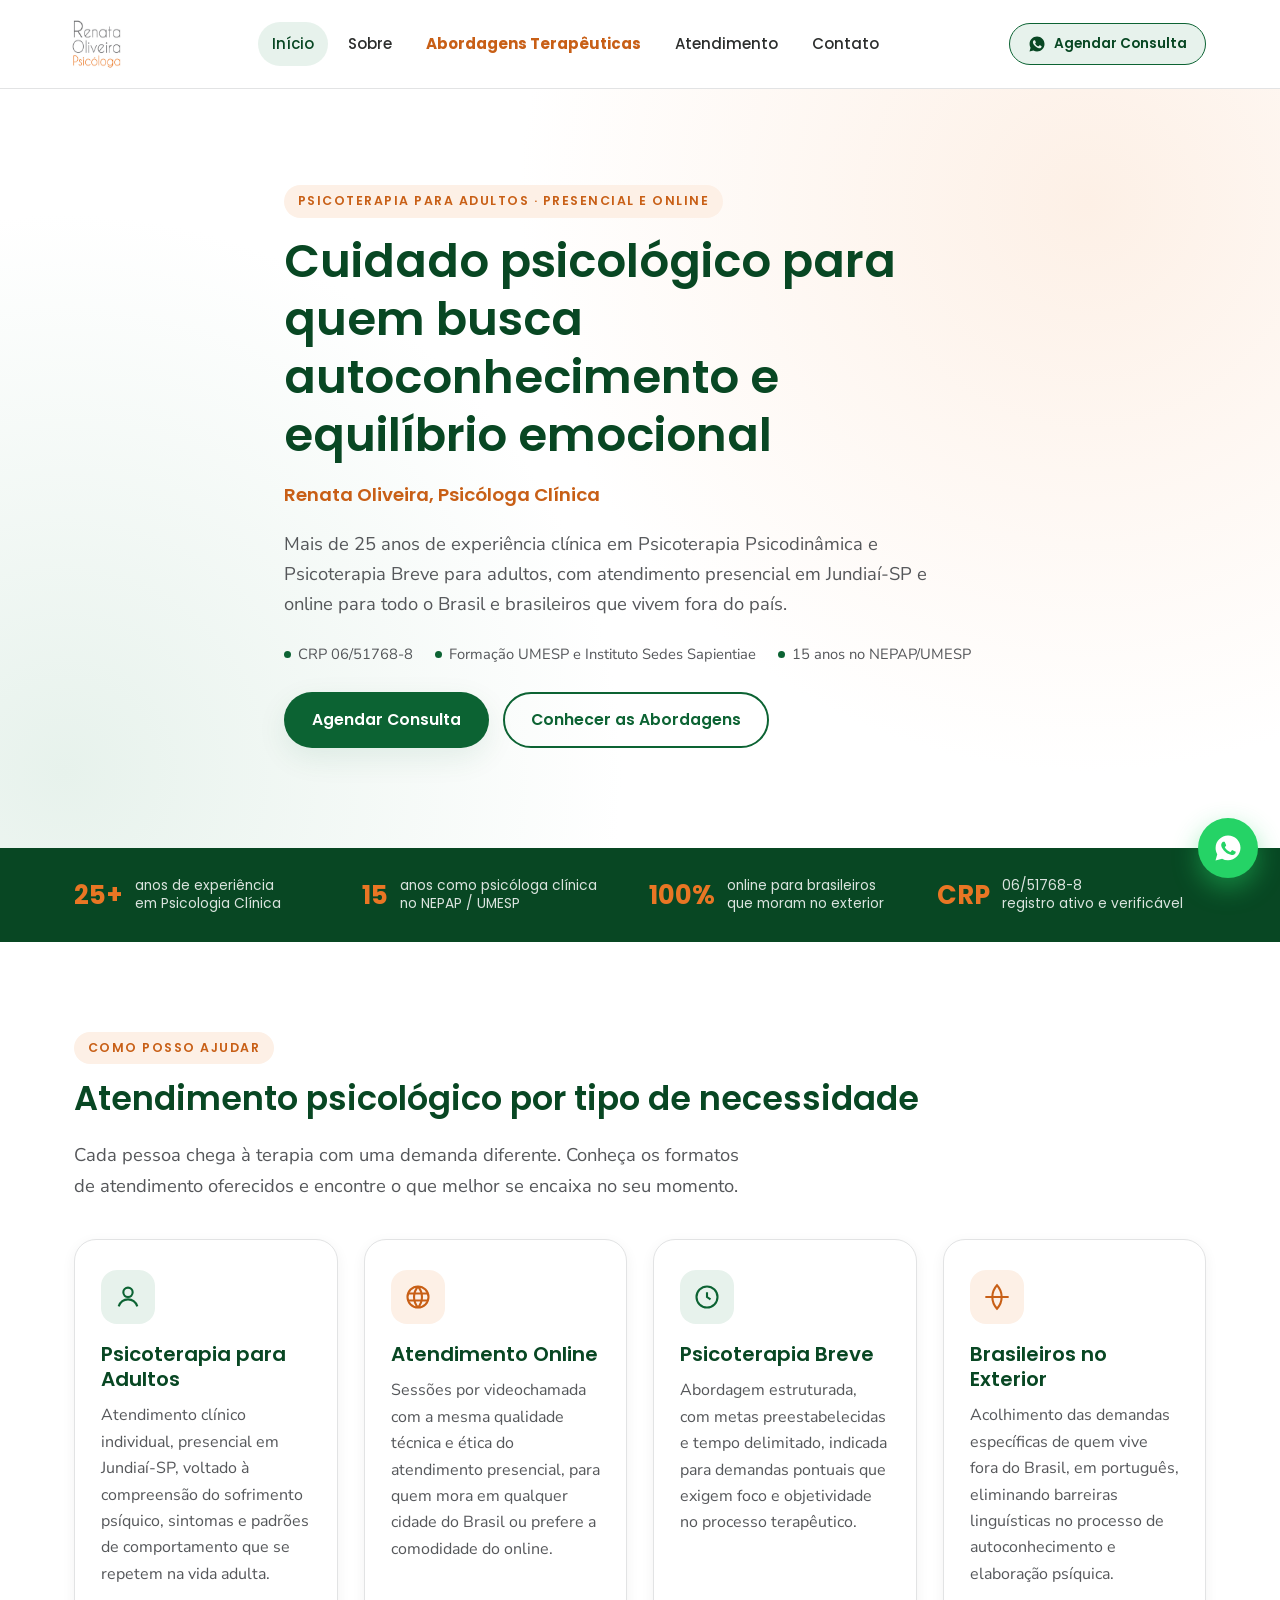
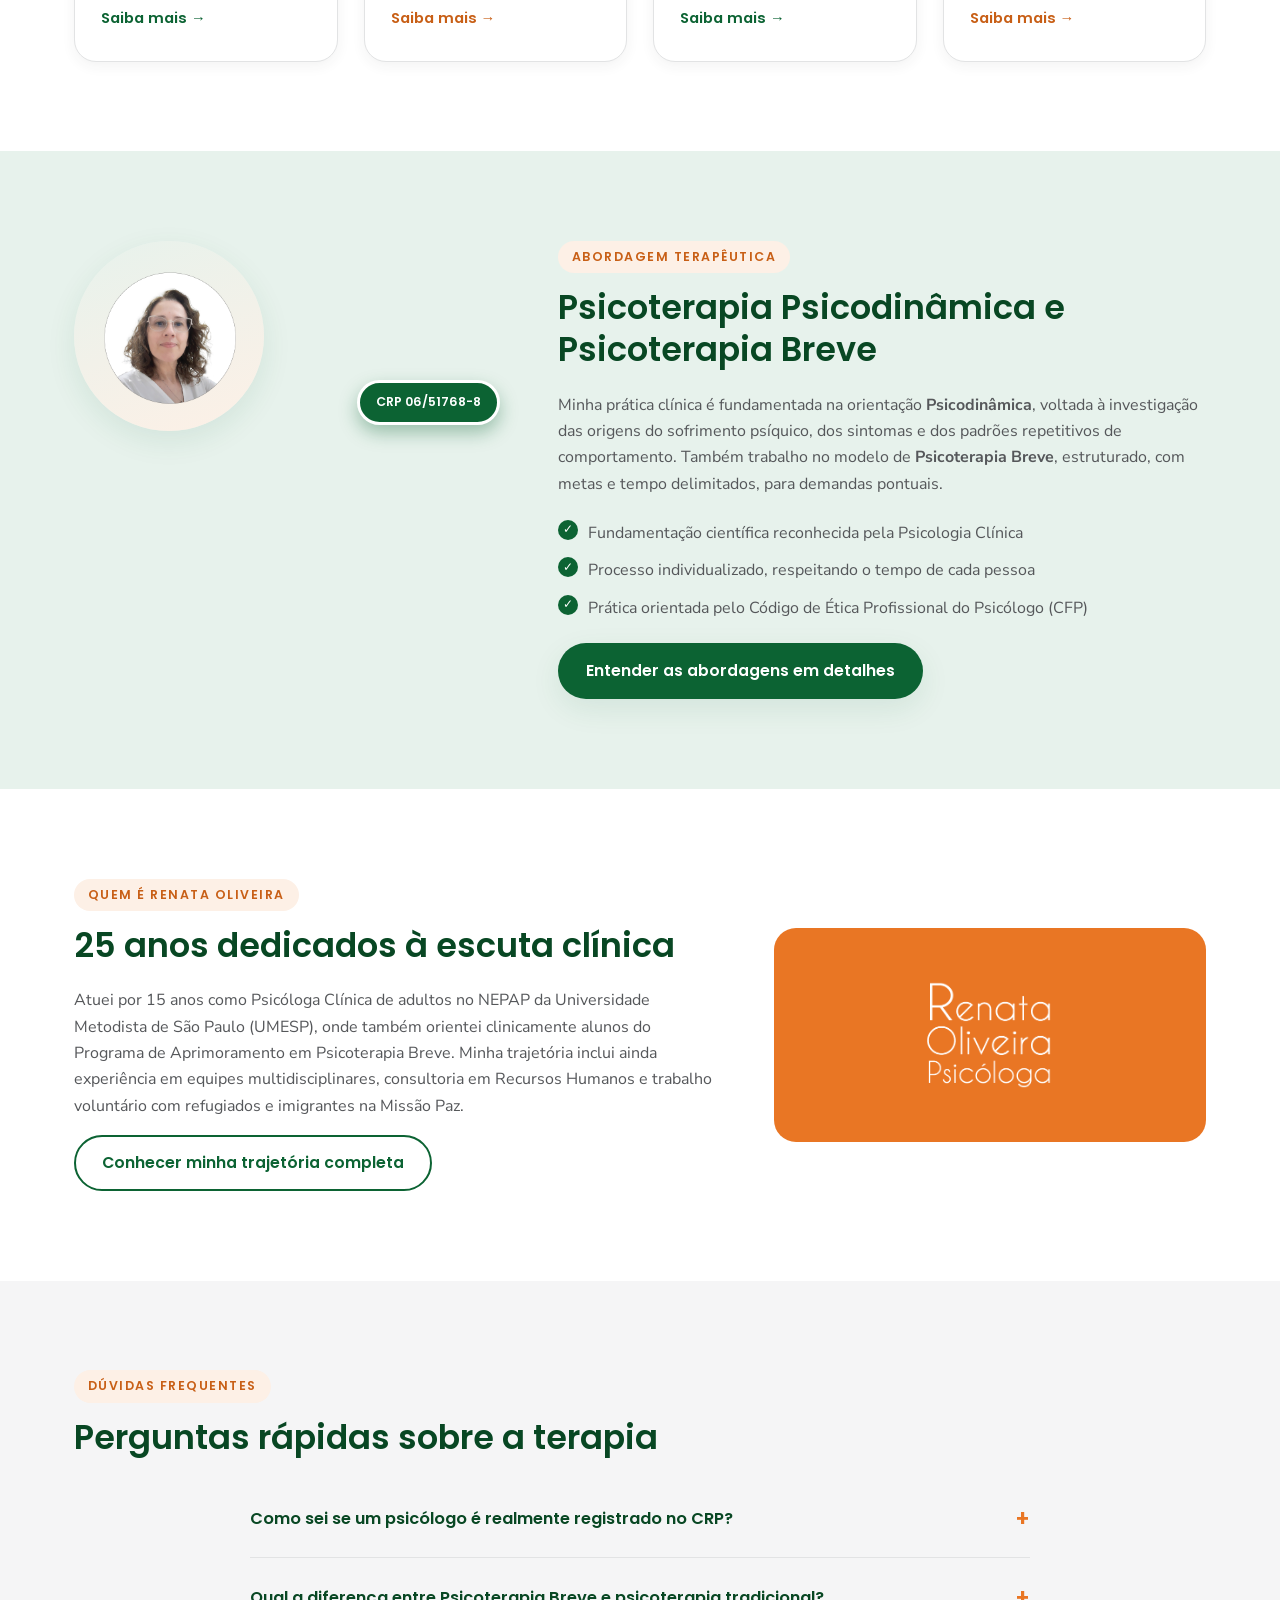
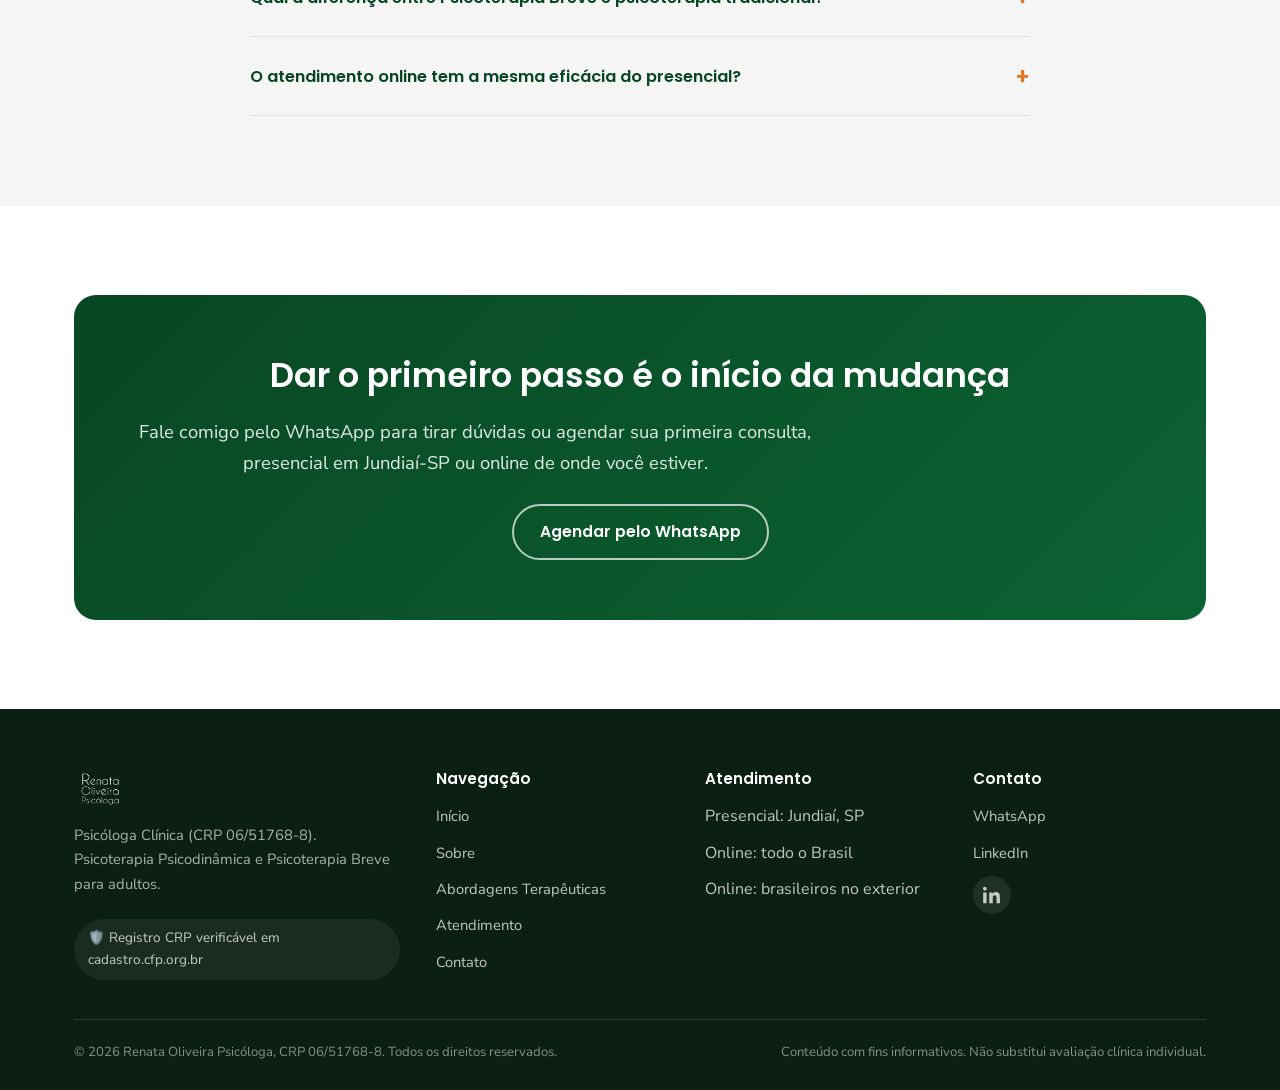
<file: index.html>
<!DOCTYPE html>
<html lang="pt-BR">
<head>
<meta charset="UTF-8">
<meta name="viewport" content="width=device-width, initial-scale=1.0">
<title>Renata Oliveira | Psicóloga Clínica em Jundiaí e Atendimento Online</title>
<meta name="description" content="Renata Oliveira, Psicóloga Clínica (CRP 06/51768-8), +25 anos de experiência. Psicoterapia Psicodinâmica e Psicoterapia Breve para adultos, presencial em Jundiaí-SP ou online para todo o Brasil e brasileiros no exterior.">
<link rel="canonical" href="https://ismalsoares.github.io/Renata-Oliveira/">

<!-- Open Graph / redes sociais -->
<meta property="og:type" content="website">
<meta property="og:locale" content="pt_BR">
<meta property="og:title" content="Renata Oliveira | Psicóloga Clínica em Jundiaí e Atendimento Online">
<meta property="og:description" content="Psicoterapia Psicodinâmica e Psicoterapia Breve para adultos. CRP 06/51768-8. Atendimento presencial em Jundiaí-SP e online para todo o Brasil e brasileiros no exterior.">
<meta property="og:url" content="https://ismalsoares.github.io/Renata-Oliveira/">
<meta property="og:site_name" content="Renata Oliveira Psicóloga">
<meta property="og:image" content="https://ismalsoares.github.io/Renata-Oliveira/images/renata-oliveira-foto.png">
<meta name="twitter:card" content="summary_large_image">
<meta name="twitter:title" content="Renata Oliveira | Psicóloga Clínica">
<meta name="twitter:description" content="Psicoterapia Psicodinâmica e Psicoterapia Breve. CRP 06/51768-8. Atendimento em Jundiaí-SP e online.">
<meta name="twitter:image" content="https://ismalsoares.github.io/Renata-Oliveira/images/renata-oliveira-foto.png">

<meta name="robots" content="index, follow, max-image-preview:large">
<meta name="author" content="Renata Oliveira">
<meta name="geo.placename" content="Jundiaí, São Paulo, Brasil">
<link rel="icon" href="images/renata-oliveira-logo-negativo.png" type="image/png">
<link rel="preconnect" href="https://fonts.googleapis.com">
<link rel="preconnect" href="https://fonts.gstatic.com" crossorigin>
<link href="https://fonts.googleapis.com/css2?family=Poppins:wght@500;600;700&family=Nunito+Sans:wght@400;600;700&display=swap" rel="stylesheet">
<link rel="stylesheet" href="css/style.css">

<script type="application/ld+json">
{
  "@context": "https://schema.org",
  "@graph": [
    {
      "@type": ["MedicalBusiness", "ProfessionalService"],
      "@id": "https://ismalsoares.github.io/Renata-Oliveira/#negocio",
      "name": "Renata Oliveira Psicóloga",
      "description": "Consultório de psicologia clínica especializado em Psicoterapia Psicodinâmica e Psicoterapia Breve para adultos, com atendimento presencial em Jundiaí-SP e online para todo o Brasil e brasileiros residentes no exterior.",
      "url": "https://ismalsoares.github.io/Renata-Oliveira/",
      "image": "https://ismalsoares.github.io/Renata-Oliveira/images/renata-oliveira-foto.png",
      "logo": "https://ismalsoares.github.io/Renata-Oliveira/images/renata-oliveira-logo.jpg",
      "priceRange": "$$",
      "address": {
        "@type": "PostalAddress",
        "addressLocality": "Jundiaí",
        "addressRegion": "SP",
        "addressCountry": "BR"
      },
      "areaServed": [
        { "@type": "City", "name": "Jundiaí" },
        { "@type": "Country", "name": "Brasil" },
        { "@type": "Place", "name": "Brasileiros residentes no exterior (atendimento online)" }
      ],
      "employee": { "@id": "https://ismalsoares.github.io/Renata-Oliveira/#renata" }
    },
    {
      "@type": "Person",
      "@id": "https://ismalsoares.github.io/Renata-Oliveira/#renata",
      "name": "Renata Oliveira",
      "jobTitle": "Psicóloga Clínica",
      "description": "Psicóloga Clínica com mais de 25 anos de experiência em Psicoterapia Psicodinâmica e Psicoterapia Breve para adultos.",
      "image": "https://ismalsoares.github.io/Renata-Oliveira/images/renata-oliveira-foto.png",
      "url": "https://ismalsoares.github.io/Renata-Oliveira/sobre.html",
      "worksFor": { "@id": "https://ismalsoares.github.io/Renata-Oliveira/#negocio" },
      "alumniOf": [
        { "@type": "CollegeOrUniversity", "name": "Universidade Metodista de São Paulo (UMESP)" },
        { "@type": "CollegeOrUniversity", "name": "Instituto Sedes Sapientiae" }
      ],
      "hasCredential": {
        "@type": "EducationalOccupationalCredential",
        "credentialCategory": "Registro Profissional",
        "name": "CRP 06/51768-8",
        "recognizedBy": {
          "@type": "Organization",
          "name": "Conselho Regional de Psicologia de São Paulo (CRP SP, 6ª Região)",
          "url": "https://crpsp.org"
        }
      },
      "sameAs": [
        "https://www.linkedin.com/in/renata-oliveira44/"
      ]
    },
    {
      "@type": "WebSite",
      "@id": "https://ismalsoares.github.io/Renata-Oliveira/#site",
      "url": "https://ismalsoares.github.io/Renata-Oliveira/",
      "name": "Renata Oliveira Psicóloga",
      "inLanguage": "pt-BR",
      "publisher": { "@id": "https://ismalsoares.github.io/Renata-Oliveira/#negocio" }
    }
  ]
}
</script>
</head>
<body>
<a href="#conteudo" class="skip-link">Pular para o conteúdo</a>

<header class="cabecalho">
  <div class="container barra-nav">
    <a href="index.html" class="logo-link" aria-label="Renata Oliveira Psicóloga - página inicial">
      <img src="images/renata-oliveira-logo.jpg" alt="Renata Oliveira Psicóloga - logotipo">
    </a>
    <nav class="nav-principal" aria-label="Navegação principal">
      <a href="index.html" aria-current="page">Início</a>
      <a href="sobre.html">Sobre</a>
      <a href="abordagens-terapeuticas.html" class="nav-destaque">Abordagens Terapêuticas</a>
      <a href="atendimento.html">Atendimento</a>
      <a href="contato.html">Contato</a>
    </nav>
    <div class="acoes-cabecalho">
      <a class="botao botao-nav-cta" href="https://wa.me/5511994636556?text=Ol%C3%A1%2C%20Renata!%20Gostaria%20de%20agendar%20uma%20consulta." target="_blank" rel="noopener">
        <svg width="18" height="18" viewBox="0 0 24 24" fill="currentColor" aria-hidden="true"><path d="M12.04 2c-5.5 0-9.96 4.46-9.96 9.96 0 1.76.46 3.45 1.32 4.95L2 22l5.24-1.38a9.9 9.9 0 0 0 4.8 1.22h.01c5.5 0 9.96-4.46 9.96-9.96S17.54 2 12.04 2Zm5.83 14.24c-.24.68-1.4 1.3-1.93 1.34-.5.05-1 .24-3.38-.7-2.86-1.14-4.7-4.05-4.84-4.24-.14-.19-1.16-1.55-1.16-2.96 0-1.4.74-2.09 1-2.38.26-.28.57-.35.76-.35.19 0 .38 0 .55.01.18.01.42-.07.65.5.24.58.82 2 .89 2.15.07.14.12.31.02.5-.1.19-.15.31-.3.48-.14.17-.3.37-.43.5-.14.14-.29.29-.13.57.17.28.75 1.24 1.61 2.01 1.11.99 2.04 1.3 2.32 1.44.28.14.44.12.6-.07.17-.19.72-.84.91-1.13.19-.28.38-.24.63-.14.26.1 1.65.78 1.94.92.28.14.47.21.54.33.07.12.07.68-.17 1.36Z"/></svg>
        <span>Agendar Consulta</span>
      </a>
    </div>
    <button class="botao-menu" aria-label="Abrir menu" aria-expanded="false"><span></span></button>
  </div>
</header>

<main id="conteudo">

  <!-- HERO -->
  <section class="hero">
    <div class="container" style="max-width:760px;">
      <p class="kicker">Psicoterapia para Adultos · Presencial e Online</p>
      <h1>Cuidado psicológico para quem busca autoconhecimento e equilíbrio emocional</h1>
      <p class="subtitulo">Renata Oliveira, Psicóloga Clínica</p>
      <p class="lead">Mais de 25 anos de experiência clínica em Psicoterapia Psicodinâmica e Psicoterapia Breve para adultos, com atendimento presencial em Jundiaí-SP e online para todo o Brasil e brasileiros que vivem fora do país.</p>
      <ul class="hero-credenciais">
        <li>CRP 06/51768-8</li>
        <li>Formação UMESP e Instituto Sedes Sapientiae</li>
        <li>15 anos no NEPAP/UMESP</li>
      </ul>
      <div class="grupo-botoes">
        <a class="botao botao-primario" href="https://wa.me/5511994636556?text=Ol%C3%A1%2C%20Renata!%20Gostaria%20de%20agendar%20uma%20consulta." target="_blank" rel="noopener">Agendar Consulta</a>
        <a class="botao botao-secundario" href="abordagens-terapeuticas.html">Conhecer as Abordagens</a>
      </div>
    </div>
  </section>

  <!-- FAIXA DE DESTAQUES -->
  <div class="faixa-destaques">
    <div class="container">
      <div class="item-destaque"><span class="numero">25+</span><span class="rotulo">anos de experiência<br>em Psicologia Clínica</span></div>
      <div class="item-destaque"><span class="numero">15</span><span class="rotulo">anos como psicóloga clínica<br>no NEPAP / UMESP</span></div>
      <div class="item-destaque"><span class="numero">100%</span><span class="rotulo">online para brasileiros<br>que moram no exterior</span></div>
      <div class="item-destaque"><span class="numero">CRP</span><span class="rotulo">06/51768-8<br>registro ativo e verificável</span></div>
    </div>
  </div>

  <!-- TIPOS DE ATENDIMENTO -->
  <section id="atendimentos">
    <div class="container">
      <p class="kicker">Como posso ajudar</p>
      <h2>Atendimento psicológico por tipo de necessidade</h2>
      <p class="lead">Cada pessoa chega à terapia com uma demanda diferente. Conheça os formatos de atendimento oferecidos e encontre o que melhor se encaixa no seu momento.</p>

      <div class="grade-cards">
        <article class="card">
          <div class="icone-card"><svg viewBox="0 0 24 24" fill="none" stroke="currentColor" stroke-width="1.8"><path d="M12 12a4 4 0 1 0 0-8 4 4 0 0 0 0 8Z"/><path d="M4 20c1.5-4 4.5-6 8-6s6.5 2 8 6"/></svg></div>
          <h3>Psicoterapia para Adultos</h3>
          <p>Atendimento clínico individual, presencial em Jundiaí‑SP, voltado à compreensão do sofrimento psíquico, sintomas e padrões de comportamento que se repetem na vida adulta.</p>
          <a class="link-card" href="atendimento.html#adultos">Saiba mais →</a>
        </article>

        <article class="card card-laranja">
          <div class="icone-card"><svg viewBox="0 0 24 24" fill="none" stroke="currentColor" stroke-width="1.8"><path d="M12 21c4.97 0 9-4.03 9-9s-4.03-9-9-9-9 4.03-9 9 4.03 9 9 9Z"/><path d="M3.6 9h16.8M3.6 15h16.8M12 3a13.6 13.6 0 0 1 0 18M12 3a13.6 13.6 0 0 0 0 18"/></svg></div>
          <h3>Atendimento Online</h3>
          <p>Sessões por videochamada com a mesma qualidade técnica e ética do atendimento presencial, para quem mora em qualquer cidade do Brasil ou prefere a comodidade do online.</p>
          <a class="link-card" href="atendimento.html#online">Saiba mais →</a>
        </article>

        <article class="card">
          <div class="icone-card"><svg viewBox="0 0 24 24" fill="none" stroke="currentColor" stroke-width="1.8"><path d="M12 8v4l3 2"/><circle cx="12" cy="12" r="9"/></svg></div>
          <h3>Psicoterapia Breve</h3>
          <p>Abordagem estruturada, com metas preestabelecidas e tempo delimitado, indicada para demandas pontuais que exigem foco e objetividade no processo terapêutico.</p>
          <a class="link-card" href="atendimento.html#breve">Saiba mais →</a>
        </article>

        <article class="card card-laranja">
          <div class="icone-card"><svg viewBox="0 0 24 24" fill="none" stroke="currentColor" stroke-width="1.8"><path d="M2 12h20M12 2c2.5 2.7 4 6.2 4 10s-1.5 7.3-4 10c-2.5-2.7-4-6.2-4-10s1.5-7.3 4-10Z"/></svg></div>
          <h3>Brasileiros no Exterior</h3>
          <p>Acolhimento das demandas específicas de quem vive fora do Brasil, em português, eliminando barreiras linguísticas no processo de autoconhecimento e elaboração psíquica.</p>
          <a class="link-card" href="atendimento.html#exterior">Saiba mais →</a>
        </article>
      </div>
    </div>
  </section>

  <!-- ABORDAGENS (resumo) -->
  <section class="secao-verde">
    <div class="container bloco-imagem-texto" style="align-items:start;">
      <div class="col-imagem">
        <div class="hero-foto" style="margin:0 auto;">
          <div class="moldura">
            <img src="images/renata-oliveira-foto.png" alt="Renata Oliveira em atendimento psicológico" loading="lazy" width="360" height="349">
          </div>
          <span class="selo-crp">CRP 06/51768-8</span>
        </div>
      </div>
      <div>
        <p class="kicker">Abordagem terapêutica</p>
        <h2>Psicoterapia Psicodinâmica e Psicoterapia Breve</h2>
        <p>Minha prática clínica é fundamentada na orientação <strong>Psicodinâmica</strong>, voltada à investigação das origens do sofrimento psíquico, dos sintomas e dos padrões repetitivos de comportamento. Também trabalho no modelo de <strong>Psicoterapia Breve</strong>, estruturado, com metas e tempo delimitados, para demandas pontuais.</p>
        <ul class="lista-check">
          <li>Fundamentação científica reconhecida pela Psicologia Clínica</li>
          <li>Processo individualizado, respeitando o tempo de cada pessoa</li>
          <li>Prática orientada pelo Código de Ética Profissional do Psicólogo (CFP)</li>
        </ul>
        <a class="botao botao-primario" href="abordagens-terapeuticas.html">Entender as abordagens em detalhes</a>
      </div>
    </div>
  </section>

  <!-- SOBRE (resumo) -->
  <section>
    <div class="container bloco-imagem-texto inverter">
      <div class="col-imagem" style="background:var(--laranja);border-radius:var(--raio-grande);padding:40px;display:flex;align-items:center;justify-content:center;">
        <img src="images/renata-oliveira-logo-negativo.png" alt="Assinatura Renata Oliveira" loading="lazy" style="width:50%;filter:brightness(0) invert(1);">
      </div>
      <div>
        <p class="kicker">Quem é Renata Oliveira</p>
        <h2>25 anos dedicados à escuta clínica</h2>
        <p>Atuei por 15 anos como Psicóloga Clínica de adultos no NEPAP da Universidade Metodista de São Paulo (UMESP), onde também orientei clinicamente alunos do Programa de Aprimoramento em Psicoterapia Breve. Minha trajetória inclui ainda experiência em equipes multidisciplinares, consultoria em Recursos Humanos e trabalho voluntário com refugiados e imigrantes na Missão Paz.</p>
        <a class="botao botao-secundario" href="sobre.html">Conhecer minha trajetória completa</a>
      </div>
    </div>
  </section>

  <!-- FAQ RESUMIDO -->
  <section class="secao-alt">
    <div class="container">
      <p class="kicker">Dúvidas frequentes</p>
      <h2>Perguntas rápidas sobre a terapia</h2>
      <div class="faq-lista">
        <div class="faq-item" data-aberto="false">
          <button class="faq-pergunta" aria-expanded="false">Como sei se um psicólogo é realmente registrado no CRP? <span class="sinal" aria-hidden="true">+</span></button>
          <div class="faq-resposta"><div class="faq-resposta-interior"><p>Você pode consultar gratuitamente o cadastro de qualquer psicólogo no site oficial do Conselho Federal de Psicologia, em <a href="https://cadastro.cfp.org.br" target="_blank" rel="noopener">cadastro.cfp.org.br</a>, informando nome ou número de CRP. O CRP de Renata Oliveira é 06/51768-8, ativo na 6ª Região (São Paulo). Saiba mais na página <a href="abordagens-terapeuticas.html#crp">Abordagens Terapêuticas</a>.</p></div></div>
        </div>
        <div class="faq-item" data-aberto="false">
          <button class="faq-pergunta" aria-expanded="false">Qual a diferença entre Psicoterapia Breve e psicoterapia tradicional? <span class="sinal" aria-hidden="true">+</span></button>
          <div class="faq-resposta"><div class="faq-resposta-interior"><p>A Psicoterapia Breve trabalha com metas preestabelecidas e número limitado de sessões, focando em demandas pontuais. A psicoterapia de orientação psicodinâmica tradicional não tem prazo definido e se volta à investigação mais ampla da história e dos padrões psíquicos da pessoa.</p></div></div>
        </div>
        <div class="faq-item" data-aberto="false">
          <button class="faq-pergunta" aria-expanded="false">O atendimento online tem a mesma eficácia do presencial? <span class="sinal" aria-hidden="true">+</span></button>
          <div class="faq-resposta"><div class="faq-resposta-interior"><p>Sim. Estudos e diretrizes do Conselho Federal de Psicologia reconhecem a psicoterapia online como uma modalidade legítima e eficaz, desde que conduzida por profissional habilitado, em ambiente sigiloso e com os mesmos cuidados éticos do atendimento presencial.</p></div></div>
        </div>
      </div>
    </div>
  </section>

  <!-- CTA FINAL -->
  <section>
    <div class="container">
      <div class="cta-final">
        <h2>Dar o primeiro passo é o início da mudança</h2>
        <p class="lead">Fale comigo pelo WhatsApp para tirar dúvidas ou agendar sua primeira consulta, presencial em Jundiaí‑SP ou online de onde você estiver.</p>
        <div class="grupo-botoes" style="justify-content:center;">
          <a class="botao botao-outline-claro" href="https://wa.me/5511994636556?text=Ol%C3%A1%2C%20Renata!%20Gostaria%20de%20agendar%20uma%20consulta." target="_blank" rel="noopener">Agendar pelo WhatsApp</a>
        </div>
      </div>
    </div>
  </section>

</main>

<footer class="rodape">
  <div class="container">
    <div class="grade-rodape">
      <div>
        <img src="images/renata-oliveira-logo-negativo.png" alt="Renata Oliveira Psicóloga" class="rodape-logo">
        <p>Psicóloga Clínica (CRP 06/51768-8). Psicoterapia Psicodinâmica e Psicoterapia Breve para adultos.</p>
        <span class="selo-rodape">🛡️ Registro CRP verificável em cadastro.cfp.org.br</span>
      </div>
      <div>
        <h4>Navegação</h4>
        <ul>
          <li><a href="index.html">Início</a></li>
          <li><a href="sobre.html">Sobre</a></li>
          <li><a href="abordagens-terapeuticas.html">Abordagens Terapêuticas</a></li>
          <li><a href="atendimento.html">Atendimento</a></li>
          <li><a href="contato.html">Contato</a></li>
        </ul>
      </div>
      <div>
        <h4>Atendimento</h4>
        <ul>
          <li>Presencial: Jundiaí, SP</li>
          <li>Online: todo o Brasil</li>
          <li>Online: brasileiros no exterior</li>
        </ul>
      </div>
      <div>
        <h4>Contato</h4>
        <ul>
          <li><a href="https://wa.me/5511994636556?text=Ol%C3%A1%2C%20Renata!%20Gostaria%20de%20agendar%20uma%20consulta." target="_blank" rel="noopener">WhatsApp</a></li>
          <li><a href="https://www.linkedin.com/in/renata-oliveira44/" target="_blank" rel="noopener">LinkedIn</a></li>
        </ul>
        <div class="redes-sociais">
          <a href="https://www.linkedin.com/in/renata-oliveira44/" target="_blank" rel="noopener" aria-label="LinkedIn de Renata Oliveira"><svg viewBox="0 0 24 24" fill="currentColor"><path d="M4.98 3.5C4.98 4.88 3.9 6 2.5 6S0 4.88 0 3.5 1.09 1 2.5 1s2.48 1.12 2.48 2.5ZM.22 8.5h4.56V23H.22V8.5ZM8.34 8.5h4.37v1.98h.06c.61-1.15 2.1-2.36 4.32-2.36 4.62 0 5.47 3.04 5.47 6.99V23h-4.55v-6.98c0-1.66-.03-3.8-2.31-3.8-2.32 0-2.67 1.81-2.67 3.68V23H8.34V8.5Z"/></svg></a>
        </div>
      </div>
    </div>
    <div class="creditos-rodape">
      <span>© <span id="ano-atual">2026</span> Renata Oliveira Psicóloga, CRP 06/51768-8. Todos os direitos reservados.</span>
      <span>Conteúdo com fins informativos. Não substitui avaliação clínica individual.</span>
    </div>
  </div>
</footer>

<a class="whatsapp-flutuante" href="https://wa.me/5511994636556?text=Ol%C3%A1%2C%20Renata!%20Gostaria%20de%20agendar%20uma%20consulta." target="_blank" rel="noopener" aria-label="Falar no WhatsApp">
  <svg viewBox="0 0 24 24" fill="#ffffff" aria-hidden="true"><path d="M12.04 2c-5.5 0-9.96 4.46-9.96 9.96 0 1.76.46 3.45 1.32 4.95L2 22l5.24-1.38a9.9 9.9 0 0 0 4.8 1.22h.01c5.5 0 9.96-4.46 9.96-9.96S17.54 2 12.04 2Zm5.83 14.24c-.24.68-1.4 1.3-1.93 1.34-.5.05-1 .24-3.38-.7-2.86-1.14-4.7-4.05-4.84-4.24-.14-.19-1.16-1.55-1.16-2.96 0-1.4.74-2.09 1-2.38.26-.28.57-.35.76-.35.19 0 .38 0 .55.01.18.01.42-.07.65.5.24.58.82 2 .89 2.15.07.14.12.31.02.5-.1.19-.15.31-.3.48-.14.17-.3.37-.43.5-.14.14-.29.29-.13.57.17.28.75 1.24 1.61 2.01 1.11.99 2.04 1.3 2.32 1.44.28.14.44.12.6-.07.17-.19.72-.84.91-1.13.19-.28.38-.24.63-.14.26.1 1.65.78 1.94.92.28.14.47.21.54.33.07.12.07.68-.17 1.36Z"/></svg>
</a>

<script src="js/main.js"></script>
</body>
</html>
</file>
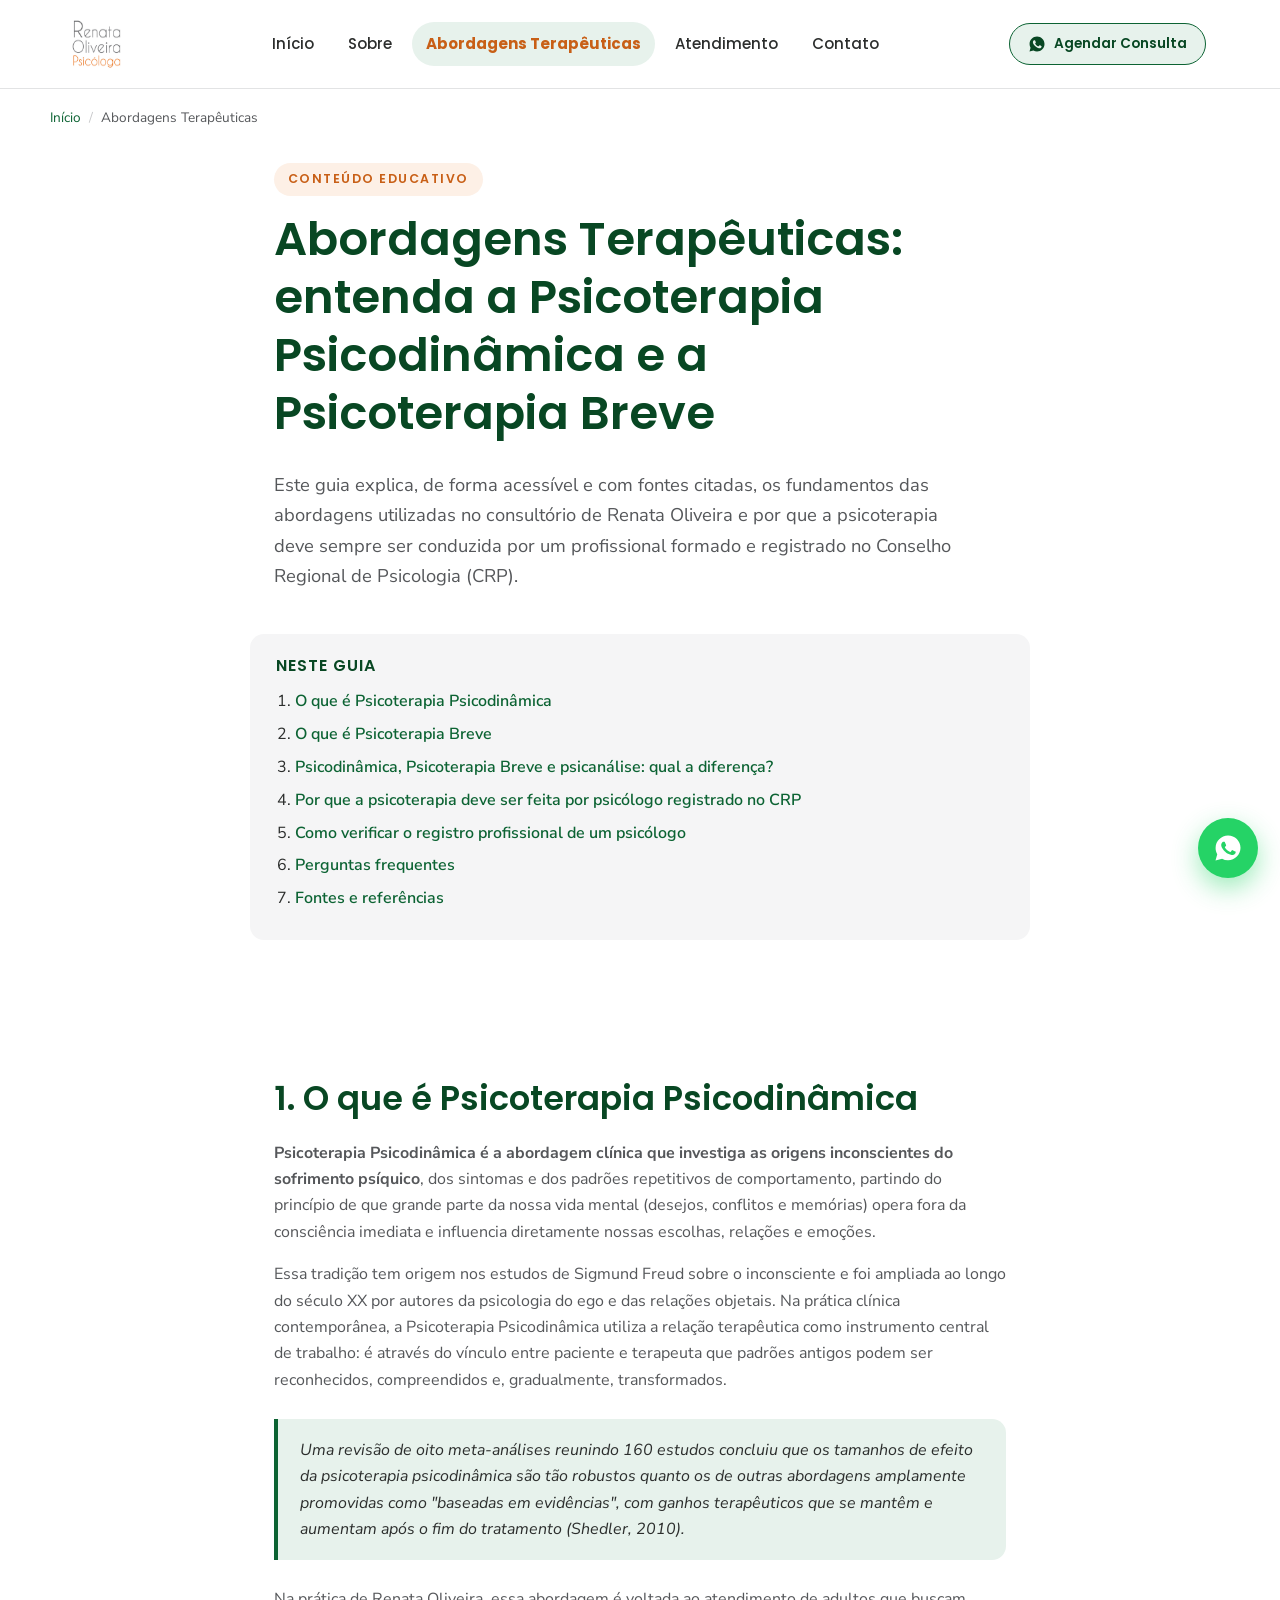
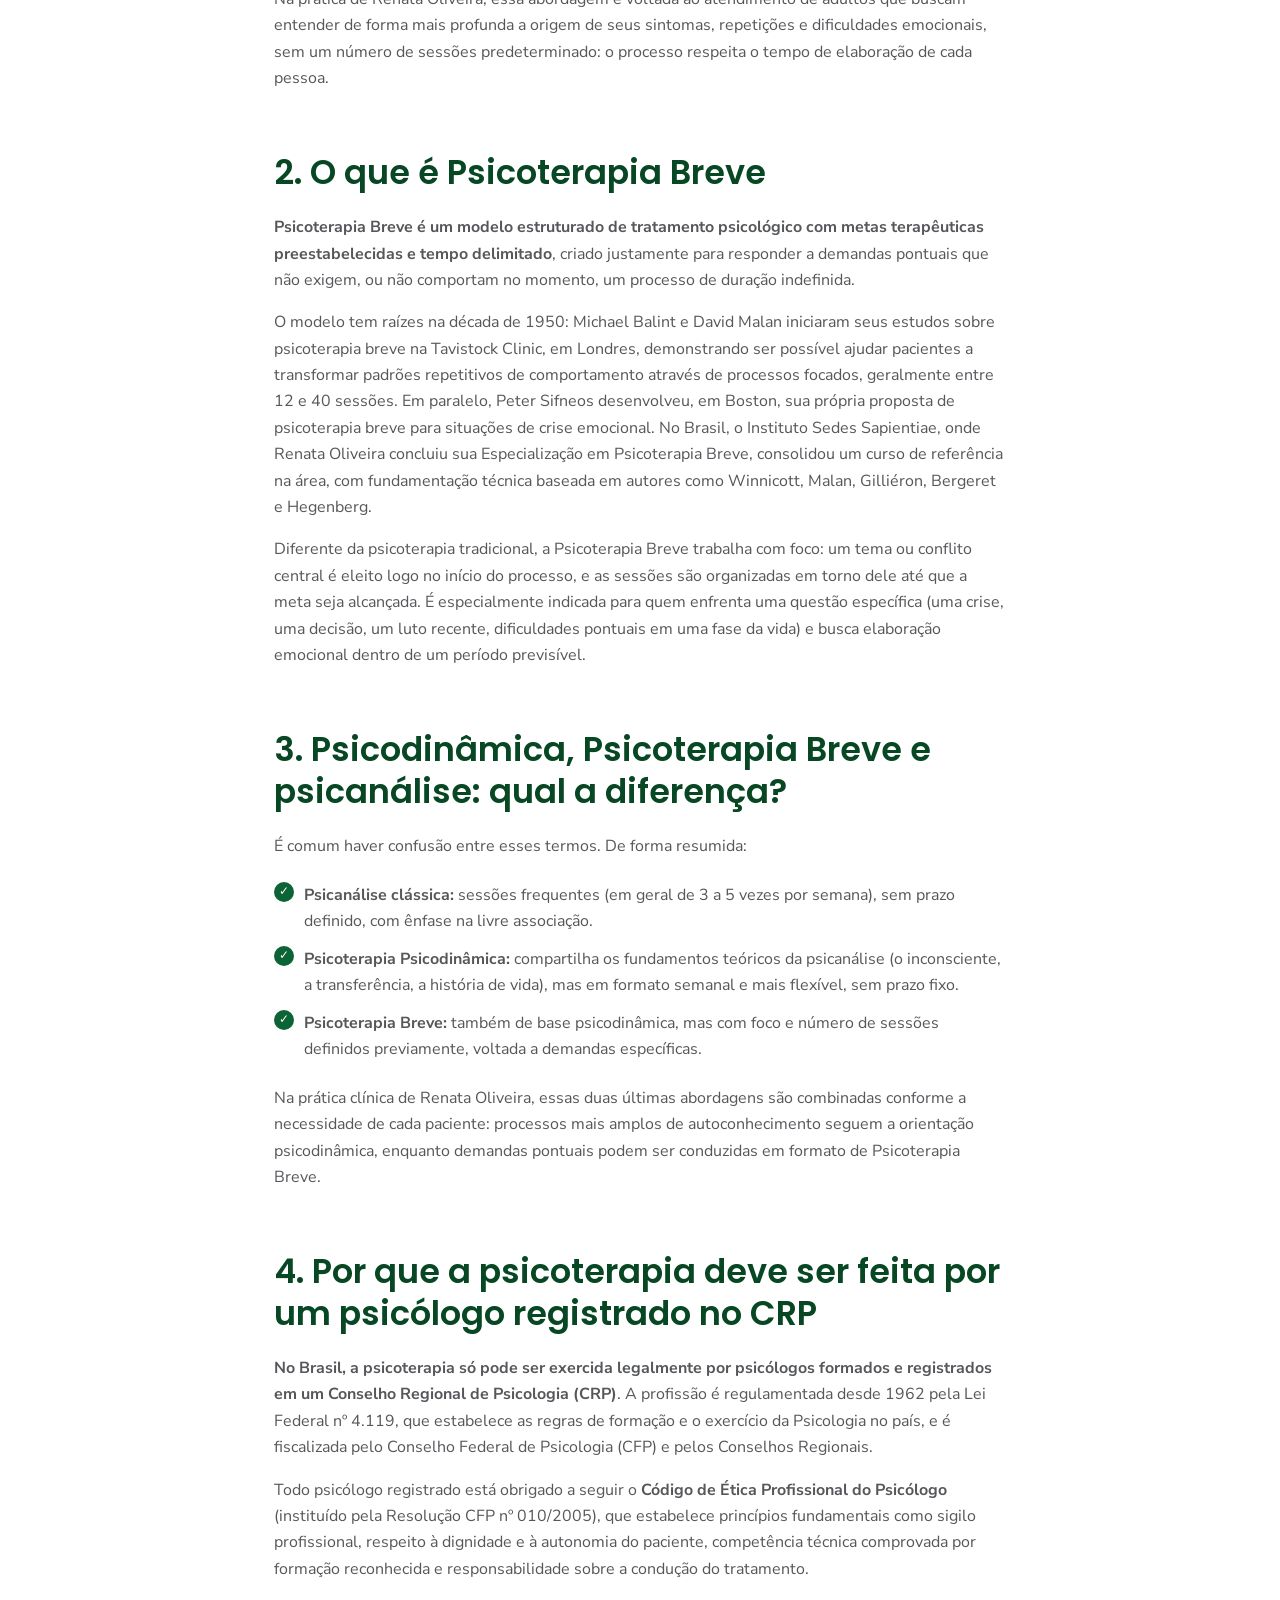
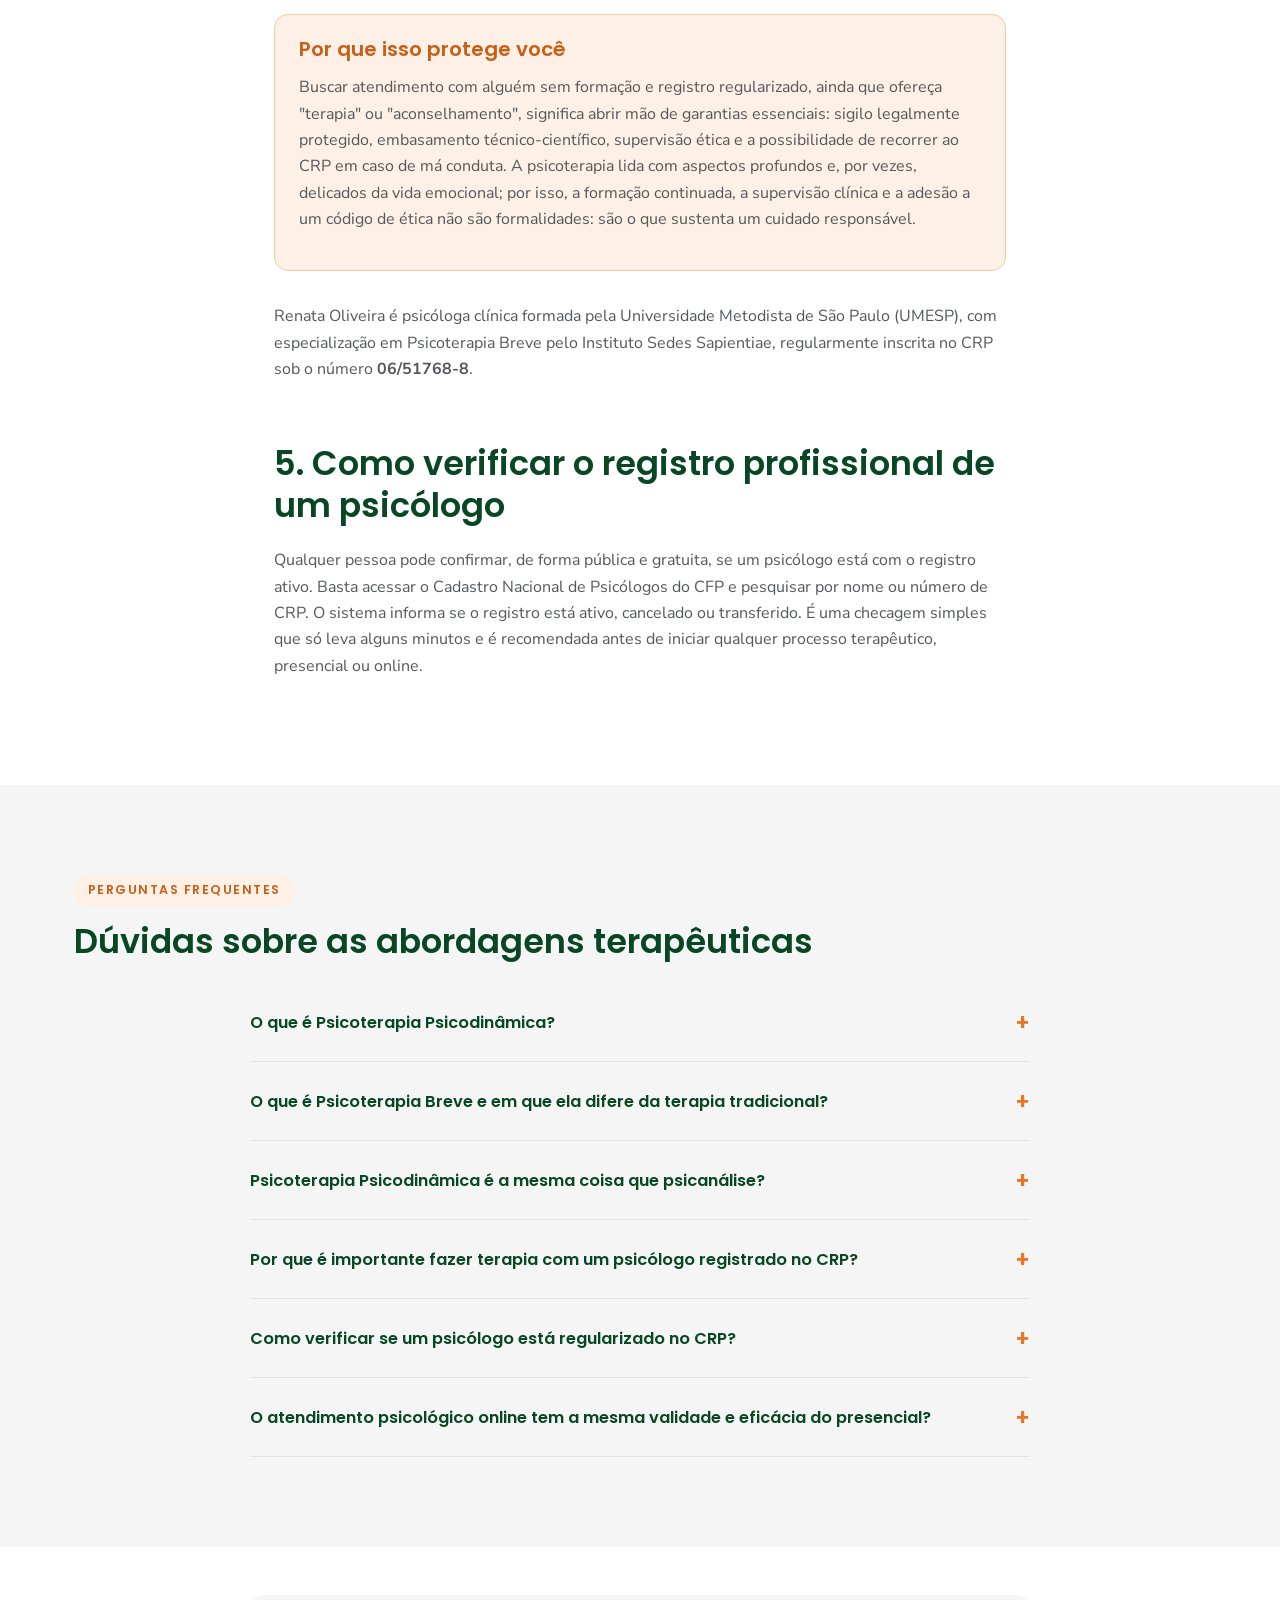
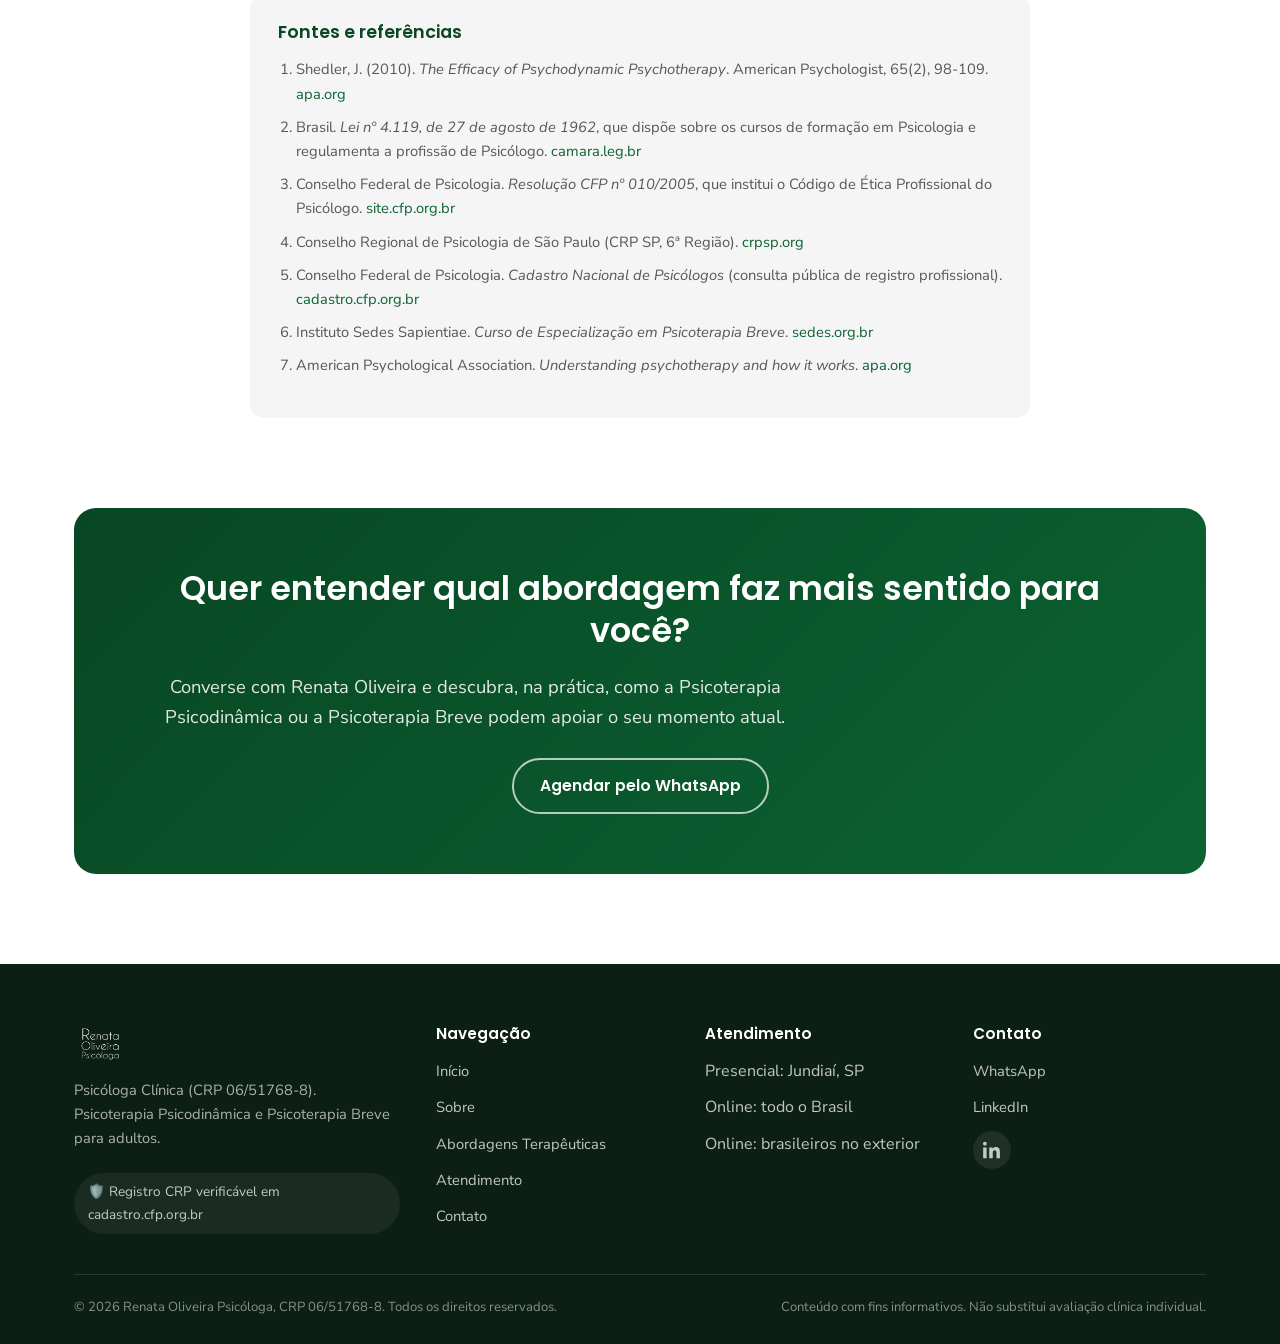
<file: abordagens-terapeuticas.html>
<!DOCTYPE html>
<html lang="pt-BR">
<head>
<meta charset="UTF-8">
<meta name="viewport" content="width=device-width, initial-scale=1.0">
<title>Abordagens Terapêuticas: Psicodinâmica e Psicoterapia Breve Explicadas</title>
<meta name="description" content="Entenda o que é Psicoterapia Psicodinâmica e Psicoterapia Breve, suas origens científicas, e por que fazer terapia com um psicólogo registrado no CRP é essencial. Guia educativo com fontes citadas.">
<link rel="canonical" href="https://ismalsoares.github.io/Renata-Oliveira/abordagens-terapeuticas.html">
<meta property="og:type" content="article">
<meta property="og:title" content="Abordagens Terapêuticas: Psicodinâmica e Psicoterapia Breve Explicadas">
<meta property="og:description" content="Guia educativo sobre Psicoterapia Psicodinâmica, Psicoterapia Breve e a importância do registro no CRP, com fontes citadas.">
<meta property="og:url" content="https://ismalsoares.github.io/Renata-Oliveira/abordagens-terapeuticas.html">
<meta property="og:image" content="https://ismalsoares.github.io/Renata-Oliveira/images/renata-oliveira-foto.png">
<meta name="robots" content="index, follow">
<link rel="icon" href="images/renata-oliveira-logo-negativo.png" type="image/png">
<link rel="preconnect" href="https://fonts.googleapis.com">
<link rel="preconnect" href="https://fonts.gstatic.com" crossorigin>
<link href="https://fonts.googleapis.com/css2?family=Poppins:wght@500;600;700&family=Nunito+Sans:wght@400;600;700&display=swap" rel="stylesheet">
<link rel="stylesheet" href="css/style.css">

<script type="application/ld+json">
{
  "@context": "https://schema.org",
  "@graph": [
    {
      "@type": "BreadcrumbList",
      "itemListElement": [
        {"@type":"ListItem","position":1,"name":"Início","item":"https://ismalsoares.github.io/Renata-Oliveira/"},
        {"@type":"ListItem","position":2,"name":"Abordagens Terapêuticas","item":"https://ismalsoares.github.io/Renata-Oliveira/abordagens-terapeuticas.html"}
      ]
    },
    {
      "@type": "Article",
      "headline": "Abordagens Terapêuticas: Psicodinâmica e Psicoterapia Breve Explicadas",
      "description": "Guia educativo sobre Psicoterapia Psicodinâmica, Psicoterapia Breve e a importância da psicoterapia conduzida por profissional registrado no CRP.",
      "author": { "@id": "https://ismalsoares.github.io/Renata-Oliveira/#renata" },
      "publisher": { "@id": "https://ismalsoares.github.io/Renata-Oliveira/#negocio" },
      "image": "https://ismalsoares.github.io/Renata-Oliveira/images/renata-oliveira-foto.png",
      "mainEntityOfPage": "https://ismalsoares.github.io/Renata-Oliveira/abordagens-terapeuticas.html",
      "inLanguage": "pt-BR"
    },
    {
      "@type": "FAQPage",
      "mainEntity": [
        {
          "@type": "Question",
          "name": "O que é Psicoterapia Psicodinâmica?",
          "acceptedAnswer": {
            "@type": "Answer",
            "text": "Psicoterapia Psicodinâmica é uma abordagem clínica que investiga as origens inconscientes do sofrimento psíquico, dos sintomas e dos padrões repetitivos de comportamento, ajudando a pessoa a compreender como sua história molda seu presente. Deriva da tradição psicanalítica, mas é conduzida de forma mais flexível quanto a tempo e frequência de sessões."
          }
        },
        {
          "@type": "Question",
          "name": "O que é Psicoterapia Breve e em que ela difere da terapia tradicional?",
          "acceptedAnswer": {
            "@type": "Answer",
            "text": "Psicoterapia Breve é um modelo estruturado de tratamento com metas terapêuticas preestabelecidas e número limitado de sessões, geralmente entre 12 e 40 encontros. Diferencia-se da psicoterapia de orientação psicodinâmica tradicional, que não tem prazo definido e investiga de forma mais ampla a história de vida do paciente."
          }
        },
        {
          "@type": "Question",
          "name": "Psicoterapia Psicodinâmica é a mesma coisa que psicanálise?",
          "acceptedAnswer": {
            "@type": "Answer",
            "text": "Não exatamente. A psicanálise clássica costuma exigir sessões mais frequentes (3 a 5 por semana) e um enquadre específico. A Psicoterapia Psicodinâmica utiliza os mesmos fundamentos teóricos, a existência de processos inconscientes e a importância da relação terapêutica, mas com frequência semanal e formato mais flexível, tornando-a mais acessível no dia a dia."
          }
        },
        {
          "@type": "Question",
          "name": "Por que é importante fazer terapia com um psicólogo registrado no CRP?",
          "acceptedAnswer": {
            "@type": "Answer",
            "text": "No Brasil, a profissão de psicólogo é regulamentada pela Lei nº 4.119/1962 e fiscalizada pelos Conselhos Regionais de Psicologia (CRP), vinculados ao Conselho Federal de Psicologia (CFP). Apenas profissionais registrados podem exercer legalmente a psicoterapia e estão obrigados a seguir o Código de Ética Profissional do Psicólogo (Resolução CFP nº 010/2005), que garante sigilo, competência técnica e responsabilidade sobre o cuidado oferecido. Buscar atendimento com terapeutas não habilitados coloca em risco a eficácia e a segurança do tratamento."
          }
        },
        {
          "@type": "Question",
          "name": "Como verificar se um psicólogo está regularizado no CRP?",
          "acceptedAnswer": {
            "@type": "Answer",
            "text": "É possível consultar gratuitamente a situação de qualquer psicólogo no cadastro público do Conselho Federal de Psicologia, disponível em cadastro.cfp.org.br, pesquisando por nome ou número de CRP. O sistema mostra se o registro está ativo, cancelado ou transferido."
          }
        },
        {
          "@type": "Question",
          "name": "O atendimento psicológico online tem a mesma validade e eficácia do presencial?",
          "acceptedAnswer": {
            "@type": "Answer",
            "text": "Sim. O Conselho Federal de Psicologia regulamenta e reconhece a prestação de serviços psicológicos mediados por tecnologia. Quando conduzida por profissional habilitado, em ambiente sigiloso e com os mesmos cuidados éticos do atendimento presencial, a psicoterapia online é uma modalidade legítima e eficaz."
          }
        }
      ]
    }
  ]
}
</script>
</head>
<body>
<a href="#conteudo" class="skip-link">Pular para o conteúdo</a>

<header class="cabecalho">
  <div class="container barra-nav">
    <a href="index.html" class="logo-link" aria-label="Renata Oliveira Psicóloga - página inicial">
      <img src="images/renata-oliveira-logo.jpg" alt="Renata Oliveira Psicóloga - logotipo">
    </a>
    <nav class="nav-principal" aria-label="Navegação principal">
      <a href="index.html">Início</a>
      <a href="sobre.html">Sobre</a>
      <a href="abordagens-terapeuticas.html" class="nav-destaque" aria-current="page">Abordagens Terapêuticas</a>
      <a href="atendimento.html">Atendimento</a>
      <a href="contato.html">Contato</a>
    </nav>
    <div class="acoes-cabecalho">
      <a class="botao botao-nav-cta" href="https://wa.me/5511994636556?text=Ol%C3%A1%2C%20Renata!%20Gostaria%20de%20agendar%20uma%20consulta." target="_blank" rel="noopener">
        <svg width="18" height="18" viewBox="0 0 24 24" fill="currentColor" aria-hidden="true"><path d="M12.04 2c-5.5 0-9.96 4.46-9.96 9.96 0 1.76.46 3.45 1.32 4.95L2 22l5.24-1.38a9.9 9.9 0 0 0 4.8 1.22h.01c5.5 0 9.96-4.46 9.96-9.96S17.54 2 12.04 2Zm5.83 14.24c-.24.68-1.4 1.3-1.93 1.34-.5.05-1 .24-3.38-.7-2.86-1.14-4.7-4.05-4.84-4.24-.14-.19-1.16-1.55-1.16-2.96 0-1.4.74-2.09 1-2.38.26-.28.57-.35.76-.35.19 0 .38 0 .55.01.18.01.42-.07.65.5.24.58.82 2 .89 2.15.07.14.12.31.02.5-.1.19-.15.31-.3.48-.14.17-.3.37-.43.5-.14.14-.29.29-.13.57.17.28.75 1.24 1.61 2.01 1.11.99 2.04 1.3 2.32 1.44.28.14.44.12.6-.07.17-.19.72-.84.91-1.13.19-.28.38-.24.63-.14.26.1 1.65.78 1.94.92.28.14.47.21.54.33.07.12.07.68-.17 1.36Z"/></svg>
        <span>Agendar Consulta</span>
      </a>
    </div>
    <button class="botao-menu" aria-label="Abrir menu" aria-expanded="false"><span></span></button>
  </div>
</header>

<main id="conteudo">
  <nav class="breadcrumb container" aria-label="Breadcrumb">
    <a href="index.html">Início</a><span aria-hidden="true">/</span><span aria-current="page">Abordagens Terapêuticas</span>
  </nav>

  <section style="padding-top:16px;padding-bottom:24px;">
    <div class="container artigo">
      <p class="kicker">Conteúdo educativo</p>
      <h1>Abordagens Terapêuticas: entenda a Psicoterapia Psicodinâmica e a Psicoterapia Breve</h1>
      <p class="lead">Este guia explica, de forma acessível e com fontes citadas, os fundamentos das abordagens utilizadas no consultório de Renata Oliveira e por que a psicoterapia deve sempre ser conduzida por um profissional formado e registrado no Conselho Regional de Psicologia (CRP).</p>
    </div>
  </section>

  <div class="sumario">
    <h2>Neste guia</h2>
    <ol>
      <li><a href="#psicodinamica">O que é Psicoterapia Psicodinâmica</a></li>
      <li><a href="#breve">O que é Psicoterapia Breve</a></li>
      <li><a href="#diferenca">Psicodinâmica, Psicoterapia Breve e psicanálise: qual a diferença?</a></li>
      <li><a href="#crp">Por que a psicoterapia deve ser feita por psicólogo registrado no CRP</a></li>
      <li><a href="#verificar">Como verificar o registro profissional de um psicólogo</a></li>
      <li><a href="#faq">Perguntas frequentes</a></li>
      <li><a href="#fontes">Fontes e referências</a></li>
    </ol>
  </div>

  <section class="artigo">
    <div class="container">

      <h2 id="psicodinamica">1. O que é Psicoterapia Psicodinâmica</h2>
      <p><strong>Psicoterapia Psicodinâmica é a abordagem clínica que investiga as origens inconscientes do sofrimento psíquico</strong>, dos sintomas e dos padrões repetitivos de comportamento, partindo do princípio de que grande parte da nossa vida mental (desejos, conflitos e memórias) opera fora da consciência imediata e influencia diretamente nossas escolhas, relações e emoções.</p>
      <p>Essa tradição tem origem nos estudos de Sigmund Freud sobre o inconsciente e foi ampliada ao longo do século XX por autores da psicologia do ego e das relações objetais. Na prática clínica contemporânea, a Psicoterapia Psicodinâmica utiliza a relação terapêutica como instrumento central de trabalho: é através do vínculo entre paciente e terapeuta que padrões antigos podem ser reconhecidos, compreendidos e, gradualmente, transformados.</p>
      <blockquote>Uma revisão de oito meta-análises reunindo 160 estudos concluiu que os tamanhos de efeito da psicoterapia psicodinâmica são tão robustos quanto os de outras abordagens amplamente promovidas como "baseadas em evidências", com ganhos terapêuticos que se mantêm e aumentam após o fim do tratamento (Shedler, 2010).</blockquote>
      <p>Na prática de Renata Oliveira, essa abordagem é voltada ao atendimento de adultos que buscam entender de forma mais profunda a origem de seus sintomas, repetições e dificuldades emocionais, sem um número de sessões predeterminado: o processo respeita o tempo de elaboração de cada pessoa.</p>

      <h2 id="breve">2. O que é Psicoterapia Breve</h2>
      <p><strong>Psicoterapia Breve é um modelo estruturado de tratamento psicológico com metas terapêuticas preestabelecidas e tempo delimitado</strong>, criado justamente para responder a demandas pontuais que não exigem, ou não comportam no momento, um processo de duração indefinida.</p>
      <p>O modelo tem raízes na década de 1950: Michael Balint e David Malan iniciaram seus estudos sobre psicoterapia breve na Tavistock Clinic, em Londres, demonstrando ser possível ajudar pacientes a transformar padrões repetitivos de comportamento através de processos focados, geralmente entre 12 e 40 sessões. Em paralelo, Peter Sifneos desenvolveu, em Boston, sua própria proposta de psicoterapia breve para situações de crise emocional. No Brasil, o Instituto Sedes Sapientiae, onde Renata Oliveira concluiu sua Especialização em Psicoterapia Breve, consolidou um curso de referência na área, com fundamentação técnica baseada em autores como Winnicott, Malan, Gilliéron, Bergeret e Hegenberg.</p>
      <p>Diferente da psicoterapia tradicional, a Psicoterapia Breve trabalha com foco: um tema ou conflito central é eleito logo no início do processo, e as sessões são organizadas em torno dele até que a meta seja alcançada. É especialmente indicada para quem enfrenta uma questão específica (uma crise, uma decisão, um luto recente, dificuldades pontuais em uma fase da vida) e busca elaboração emocional dentro de um período previsível.</p>

      <h2 id="diferenca">3. Psicodinâmica, Psicoterapia Breve e psicanálise: qual a diferença?</h2>
      <p>É comum haver confusão entre esses termos. De forma resumida:</p>
      <ul class="lista-check">
        <li><strong>Psicanálise clássica:</strong> sessões frequentes (em geral de 3 a 5 vezes por semana), sem prazo definido, com ênfase na livre associação.</li>
        <li><strong>Psicoterapia Psicodinâmica:</strong> compartilha os fundamentos teóricos da psicanálise (o inconsciente, a transferência, a história de vida), mas em formato semanal e mais flexível, sem prazo fixo.</li>
        <li><strong>Psicoterapia Breve:</strong> também de base psicodinâmica, mas com foco e número de sessões definidos previamente, voltada a demandas específicas.</li>
      </ul>
      <p>Na prática clínica de Renata Oliveira, essas duas últimas abordagens são combinadas conforme a necessidade de cada paciente: processos mais amplos de autoconhecimento seguem a orientação psicodinâmica, enquanto demandas pontuais podem ser conduzidas em formato de Psicoterapia Breve.</p>

      <h2 id="crp">4. Por que a psicoterapia deve ser feita por um psicólogo registrado no CRP</h2>
      <p><strong>No Brasil, a psicoterapia só pode ser exercida legalmente por psicólogos formados e registrados em um Conselho Regional de Psicologia (CRP)</strong>. A profissão é regulamentada desde 1962 pela Lei Federal nº 4.119, que estabelece as regras de formação e o exercício da Psicologia no país, e é fiscalizada pelo Conselho Federal de Psicologia (CFP) e pelos Conselhos Regionais.</p>
      <p>Todo psicólogo registrado está obrigado a seguir o <strong>Código de Ética Profissional do Psicólogo</strong> (instituído pela Resolução CFP nº 010/2005), que estabelece princípios fundamentais como sigilo profissional, respeito à dignidade e à autonomia do paciente, competência técnica comprovada por formação reconhecida e responsabilidade sobre a condução do tratamento.</p>
      <div class="caixa-alerta">
        <h3 id="importancia">Por que isso protege você</h3>
        <p>Buscar atendimento com alguém sem formação e registro regularizado, ainda que ofereça "terapia" ou "aconselhamento", significa abrir mão de garantias essenciais: sigilo legalmente protegido, embasamento técnico-científico, supervisão ética e a possibilidade de recorrer ao CRP em caso de má conduta. A psicoterapia lida com aspectos profundos e, por vezes, delicados da vida emocional; por isso, a formação continuada, a supervisão clínica e a adesão a um código de ética não são formalidades: são o que sustenta um cuidado responsável.</p>
      </div>
      <p>Renata Oliveira é psicóloga clínica formada pela Universidade Metodista de São Paulo (UMESP), com especialização em Psicoterapia Breve pelo Instituto Sedes Sapientiae, regularmente inscrita no CRP sob o número <strong>06/51768-8</strong>.</p>

      <h2 id="verificar">5. Como verificar o registro profissional de um psicólogo</h2>
      <p>Qualquer pessoa pode confirmar, de forma pública e gratuita, se um psicólogo está com o registro ativo. Basta acessar o <a href="https://cadastro.cfp.org.br" target="_blank" rel="noopener">Cadastro Nacional de Psicólogos do CFP</a> e pesquisar por nome ou número de CRP. O sistema informa se o registro está ativo, cancelado ou transferido. É uma checagem simples que só leva alguns minutos e é recomendada antes de iniciar qualquer processo terapêutico, presencial ou online.</p>
    </div>
  </section>

  <!-- FAQ -->
  <section class="secao-alt" id="faq">
    <div class="container">
      <p class="kicker">Perguntas frequentes</p>
      <h2>Dúvidas sobre as abordagens terapêuticas</h2>
      <div class="faq-lista">

        <div class="faq-item" data-aberto="false">
          <button class="faq-pergunta" aria-expanded="false">O que é Psicoterapia Psicodinâmica? <span class="sinal" aria-hidden="true">+</span></button>
          <div class="faq-resposta"><div class="faq-resposta-interior"><p>É uma abordagem clínica que investiga as origens inconscientes do sofrimento psíquico, dos sintomas e dos padrões repetitivos de comportamento, ajudando a pessoa a compreender como sua história molda seu presente. Deriva da tradição psicanalítica, mas é conduzida de forma mais flexível quanto a tempo e frequência de sessões.</p></div></div>
        </div>

        <div class="faq-item" data-aberto="false">
          <button class="faq-pergunta" aria-expanded="false">O que é Psicoterapia Breve e em que ela difere da terapia tradicional? <span class="sinal" aria-hidden="true">+</span></button>
          <div class="faq-resposta"><div class="faq-resposta-interior"><p>É um modelo estruturado de tratamento com metas terapêuticas preestabelecidas e número limitado de sessões, geralmente entre 12 e 40 encontros. Diferencia-se da psicoterapia de orientação psicodinâmica tradicional, que não tem prazo definido e investiga de forma mais ampla a história de vida do paciente.</p></div></div>
        </div>

        <div class="faq-item" data-aberto="false">
          <button class="faq-pergunta" aria-expanded="false">Psicoterapia Psicodinâmica é a mesma coisa que psicanálise? <span class="sinal" aria-hidden="true">+</span></button>
          <div class="faq-resposta"><div class="faq-resposta-interior"><p>Não exatamente. A psicanálise clássica costuma exigir sessões mais frequentes (3 a 5 por semana) e um enquadre específico. A Psicoterapia Psicodinâmica utiliza os mesmos fundamentos teóricos, a existência de processos inconscientes e a importância da relação terapêutica, mas com frequência semanal e formato mais flexível, tornando-a mais acessível no dia a dia.</p></div></div>
        </div>

        <div class="faq-item" data-aberto="false">
          <button class="faq-pergunta" aria-expanded="false">Por que é importante fazer terapia com um psicólogo registrado no CRP? <span class="sinal" aria-hidden="true">+</span></button>
          <div class="faq-resposta"><div class="faq-resposta-interior"><p>Porque a profissão é regulamentada pela Lei nº 4.119/1962 e fiscalizada pelos Conselhos Regionais de Psicologia. Apenas profissionais registrados podem exercer legalmente a psicoterapia e devem seguir o Código de Ética Profissional do Psicólogo (Resolução CFP nº 010/2005), que garante sigilo, competência técnica e responsabilidade sobre o cuidado oferecido.</p></div></div>
        </div>

        <div class="faq-item" data-aberto="false">
          <button class="faq-pergunta" aria-expanded="false">Como verificar se um psicólogo está regularizado no CRP? <span class="sinal" aria-hidden="true">+</span></button>
          <div class="faq-resposta"><div class="faq-resposta-interior"><p>É possível consultar gratuitamente a situação de qualquer psicólogo no cadastro público do Conselho Federal de Psicologia, em <a href="https://cadastro.cfp.org.br" target="_blank" rel="noopener">cadastro.cfp.org.br</a>, pesquisando por nome ou número de CRP.</p></div></div>
        </div>

        <div class="faq-item" data-aberto="false">
          <button class="faq-pergunta" aria-expanded="false">O atendimento psicológico online tem a mesma validade e eficácia do presencial? <span class="sinal" aria-hidden="true">+</span></button>
          <div class="faq-resposta"><div class="faq-resposta-interior"><p>Sim. O Conselho Federal de Psicologia regulamenta e reconhece a prestação de serviços psicológicos mediados por tecnologia. Quando conduzida por profissional habilitado, em ambiente sigiloso e com os mesmos cuidados éticos do atendimento presencial, a psicoterapia online é uma modalidade legítima e eficaz.</p></div></div>
        </div>

      </div>
    </div>
  </section>

  <!-- FONTES -->
  <div class="lista-fontes" id="fontes">
    <h2>Fontes e referências</h2>
    <ol>
      <li>Shedler, J. (2010). <em>The Efficacy of Psychodynamic Psychotherapy</em>. American Psychologist, 65(2), 98-109. <a href="https://www.apa.org/pubs/journals/releases/amp-65-2-98.pdf" target="_blank" rel="noopener">apa.org</a></li>
      <li>Brasil. <em>Lei nº 4.119, de 27 de agosto de 1962</em>, que dispõe sobre os cursos de formação em Psicologia e regulamenta a profissão de Psicólogo. <a href="https://www2.camara.leg.br/legin/fed/lei/1960-1969/lei-4119-27-agosto-1962-353841-norma-pl.html" target="_blank" rel="noopener">camara.leg.br</a></li>
      <li>Conselho Federal de Psicologia. <em>Resolução CFP nº 010/2005</em>, que institui o Código de Ética Profissional do Psicólogo. <a href="https://site.cfp.org.br" target="_blank" rel="noopener">site.cfp.org.br</a></li>
      <li>Conselho Regional de Psicologia de São Paulo (CRP SP, 6ª Região). <a href="https://crpsp.org" target="_blank" rel="noopener">crpsp.org</a></li>
      <li>Conselho Federal de Psicologia. <em>Cadastro Nacional de Psicólogos</em> (consulta pública de registro profissional). <a href="https://cadastro.cfp.org.br" target="_blank" rel="noopener">cadastro.cfp.org.br</a></li>
      <li>Instituto Sedes Sapientiae. <em>Curso de Especialização em Psicoterapia Breve</em>. <a href="https://sedes.org.br" target="_blank" rel="noopener">sedes.org.br</a></li>
      <li>American Psychological Association. <em>Understanding psychotherapy and how it works</em>. <a href="https://www.apa.org/topics/psychotherapy/understanding" target="_blank" rel="noopener">apa.org</a></li>
    </ol>
  </div>

  <section>
    <div class="container">
      <div class="cta-final">
        <h2>Quer entender qual abordagem faz mais sentido para você?</h2>
        <p class="lead">Converse com Renata Oliveira e descubra, na prática, como a Psicoterapia Psicodinâmica ou a Psicoterapia Breve podem apoiar o seu momento atual.</p>
        <div class="grupo-botoes" style="justify-content:center;">
          <a class="botao botao-outline-claro" href="https://wa.me/5511994636556?text=Ol%C3%A1%2C%20Renata!%20Gostaria%20de%20agendar%20uma%20consulta." target="_blank" rel="noopener">Agendar pelo WhatsApp</a>
        </div>
      </div>
    </div>
  </section>
</main>

<footer class="rodape">
  <div class="container">
    <div class="grade-rodape">
      <div>
        <img src="images/renata-oliveira-logo-negativo.png" alt="Renata Oliveira Psicóloga" class="rodape-logo">
        <p>Psicóloga Clínica (CRP 06/51768-8). Psicoterapia Psicodinâmica e Psicoterapia Breve para adultos.</p>
        <span class="selo-rodape">🛡️ Registro CRP verificável em cadastro.cfp.org.br</span>
      </div>
      <div>
        <h4>Navegação</h4>
        <ul>
          <li><a href="index.html">Início</a></li>
          <li><a href="sobre.html">Sobre</a></li>
          <li><a href="abordagens-terapeuticas.html">Abordagens Terapêuticas</a></li>
          <li><a href="atendimento.html">Atendimento</a></li>
          <li><a href="contato.html">Contato</a></li>
        </ul>
      </div>
      <div>
        <h4>Atendimento</h4>
        <ul>
          <li>Presencial: Jundiaí, SP</li>
          <li>Online: todo o Brasil</li>
          <li>Online: brasileiros no exterior</li>
        </ul>
      </div>
      <div>
        <h4>Contato</h4>
        <ul>
          <li><a href="https://wa.me/5511994636556?text=Ol%C3%A1%2C%20Renata!%20Gostaria%20de%20agendar%20uma%20consulta." target="_blank" rel="noopener">WhatsApp</a></li>
          <li><a href="https://www.linkedin.com/in/renata-oliveira44/" target="_blank" rel="noopener">LinkedIn</a></li>
        </ul>
        <div class="redes-sociais">
          <a href="https://www.linkedin.com/in/renata-oliveira44/" target="_blank" rel="noopener" aria-label="LinkedIn de Renata Oliveira"><svg viewBox="0 0 24 24" fill="currentColor"><path d="M4.98 3.5C4.98 4.88 3.9 6 2.5 6S0 4.88 0 3.5 1.09 1 2.5 1s2.48 1.12 2.48 2.5ZM.22 8.5h4.56V23H.22V8.5ZM8.34 8.5h4.37v1.98h.06c.61-1.15 2.1-2.36 4.32-2.36 4.62 0 5.47 3.04 5.47 6.99V23h-4.55v-6.98c0-1.66-.03-3.8-2.31-3.8-2.32 0-2.67 1.81-2.67 3.68V23H8.34V8.5Z"/></svg></a>
        </div>
      </div>
    </div>
    <div class="creditos-rodape">
      <span>© <span id="ano-atual">2026</span> Renata Oliveira Psicóloga, CRP 06/51768-8. Todos os direitos reservados.</span>
      <span>Conteúdo com fins informativos. Não substitui avaliação clínica individual.</span>
    </div>
  </div>
</footer>

<a class="whatsapp-flutuante" href="https://wa.me/5511994636556?text=Ol%C3%A1%2C%20Renata!%20Gostaria%20de%20agendar%20uma%20consulta." target="_blank" rel="noopener" aria-label="Falar no WhatsApp">
  <svg viewBox="0 0 24 24" fill="#ffffff" aria-hidden="true"><path d="M12.04 2c-5.5 0-9.96 4.46-9.96 9.96 0 1.76.46 3.45 1.32 4.95L2 22l5.24-1.38a9.9 9.9 0 0 0 4.8 1.22h.01c5.5 0 9.96-4.46 9.96-9.96S17.54 2 12.04 2Zm5.83 14.24c-.24.68-1.4 1.3-1.93 1.34-.5.05-1 .24-3.38-.7-2.86-1.14-4.7-4.05-4.84-4.24-.14-.19-1.16-1.55-1.16-2.96 0-1.4.74-2.09 1-2.38.26-.28.57-.35.76-.35.19 0 .38 0 .55.01.18.01.42-.07.65.5.24.58.82 2 .89 2.15.07.14.12.31.02.5-.1.19-.15.31-.3.48-.14.17-.3.37-.43.5-.14.14-.29.29-.13.57.17.28.75 1.24 1.61 2.01 1.11.99 2.04 1.3 2.32 1.44.28.14.44.12.6-.07.17-.19.72-.84.91-1.13.19-.28.38-.24.63-.14.26.1 1.65.78 1.94.92.28.14.47.21.54.33.07.12.07.68-.17 1.36Z"/></svg>
</a>

<script src="js/main.js"></script>
</body>
</html>
</file>
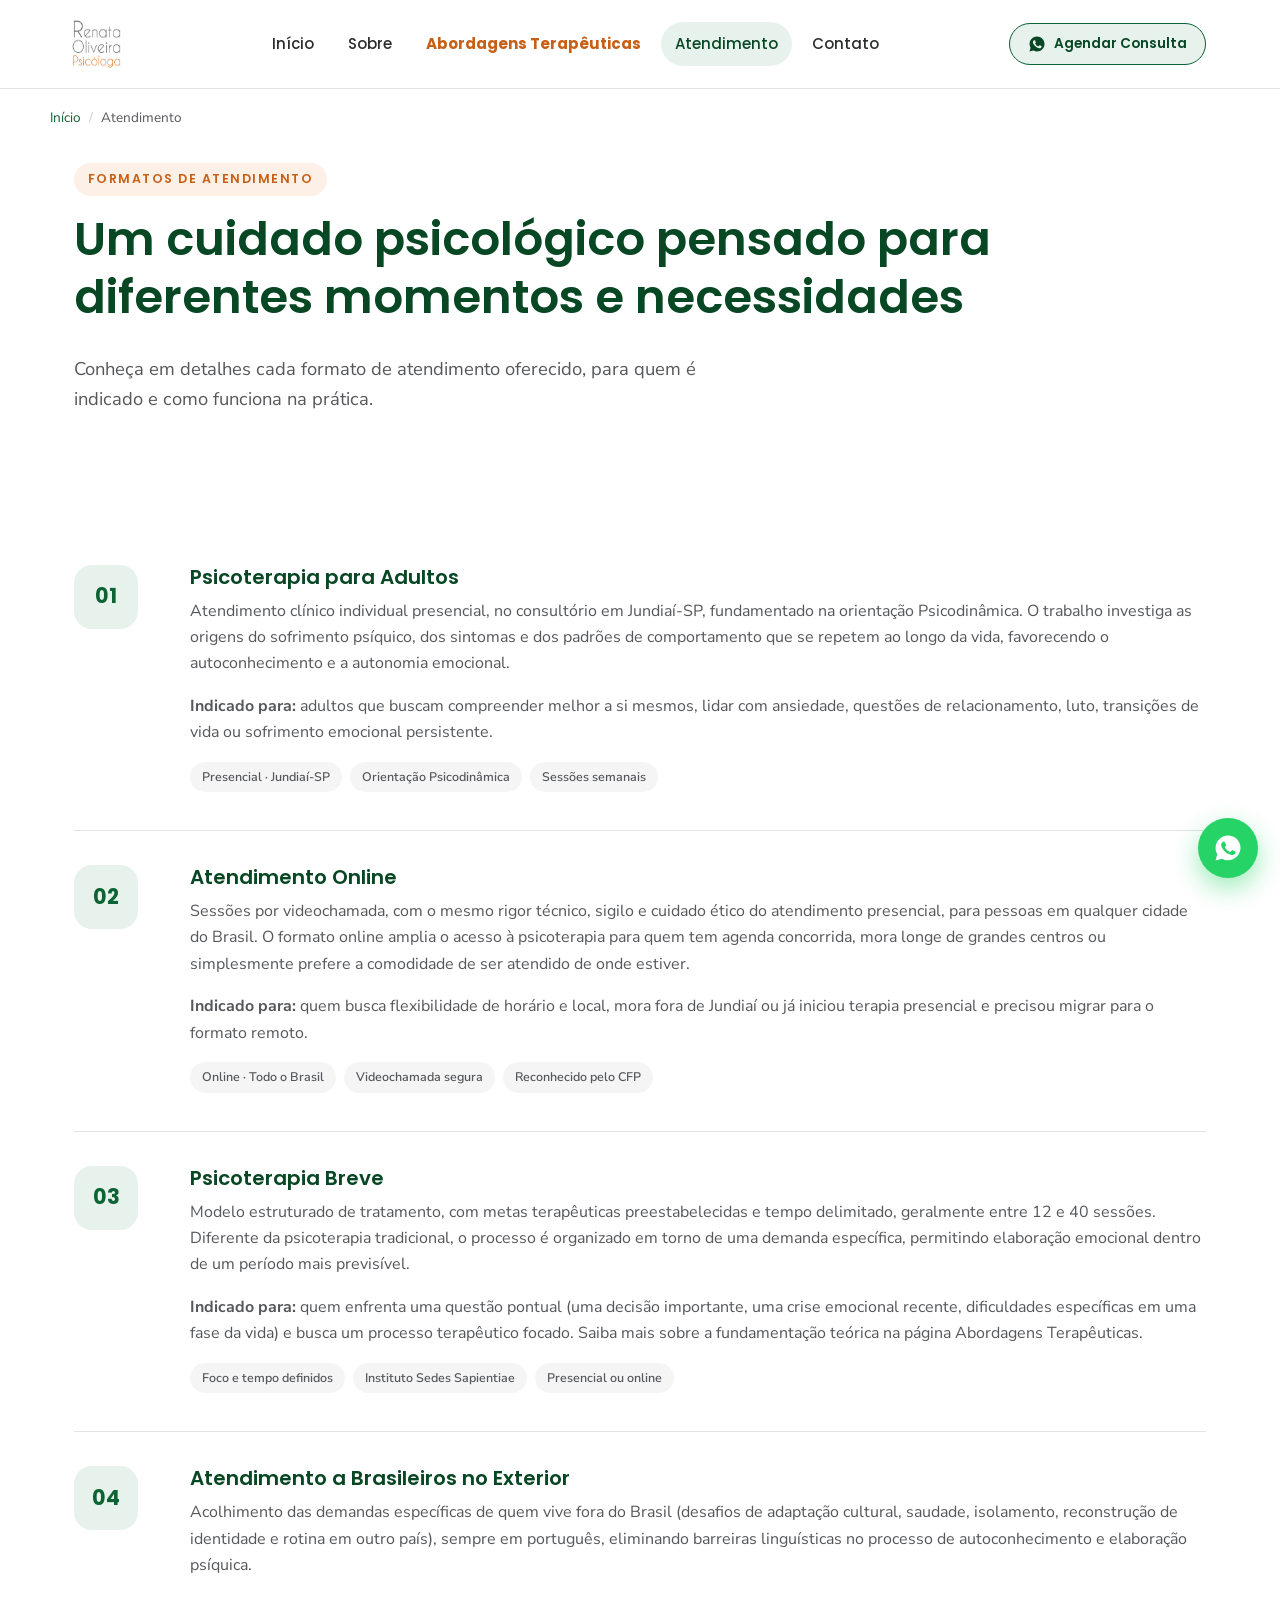
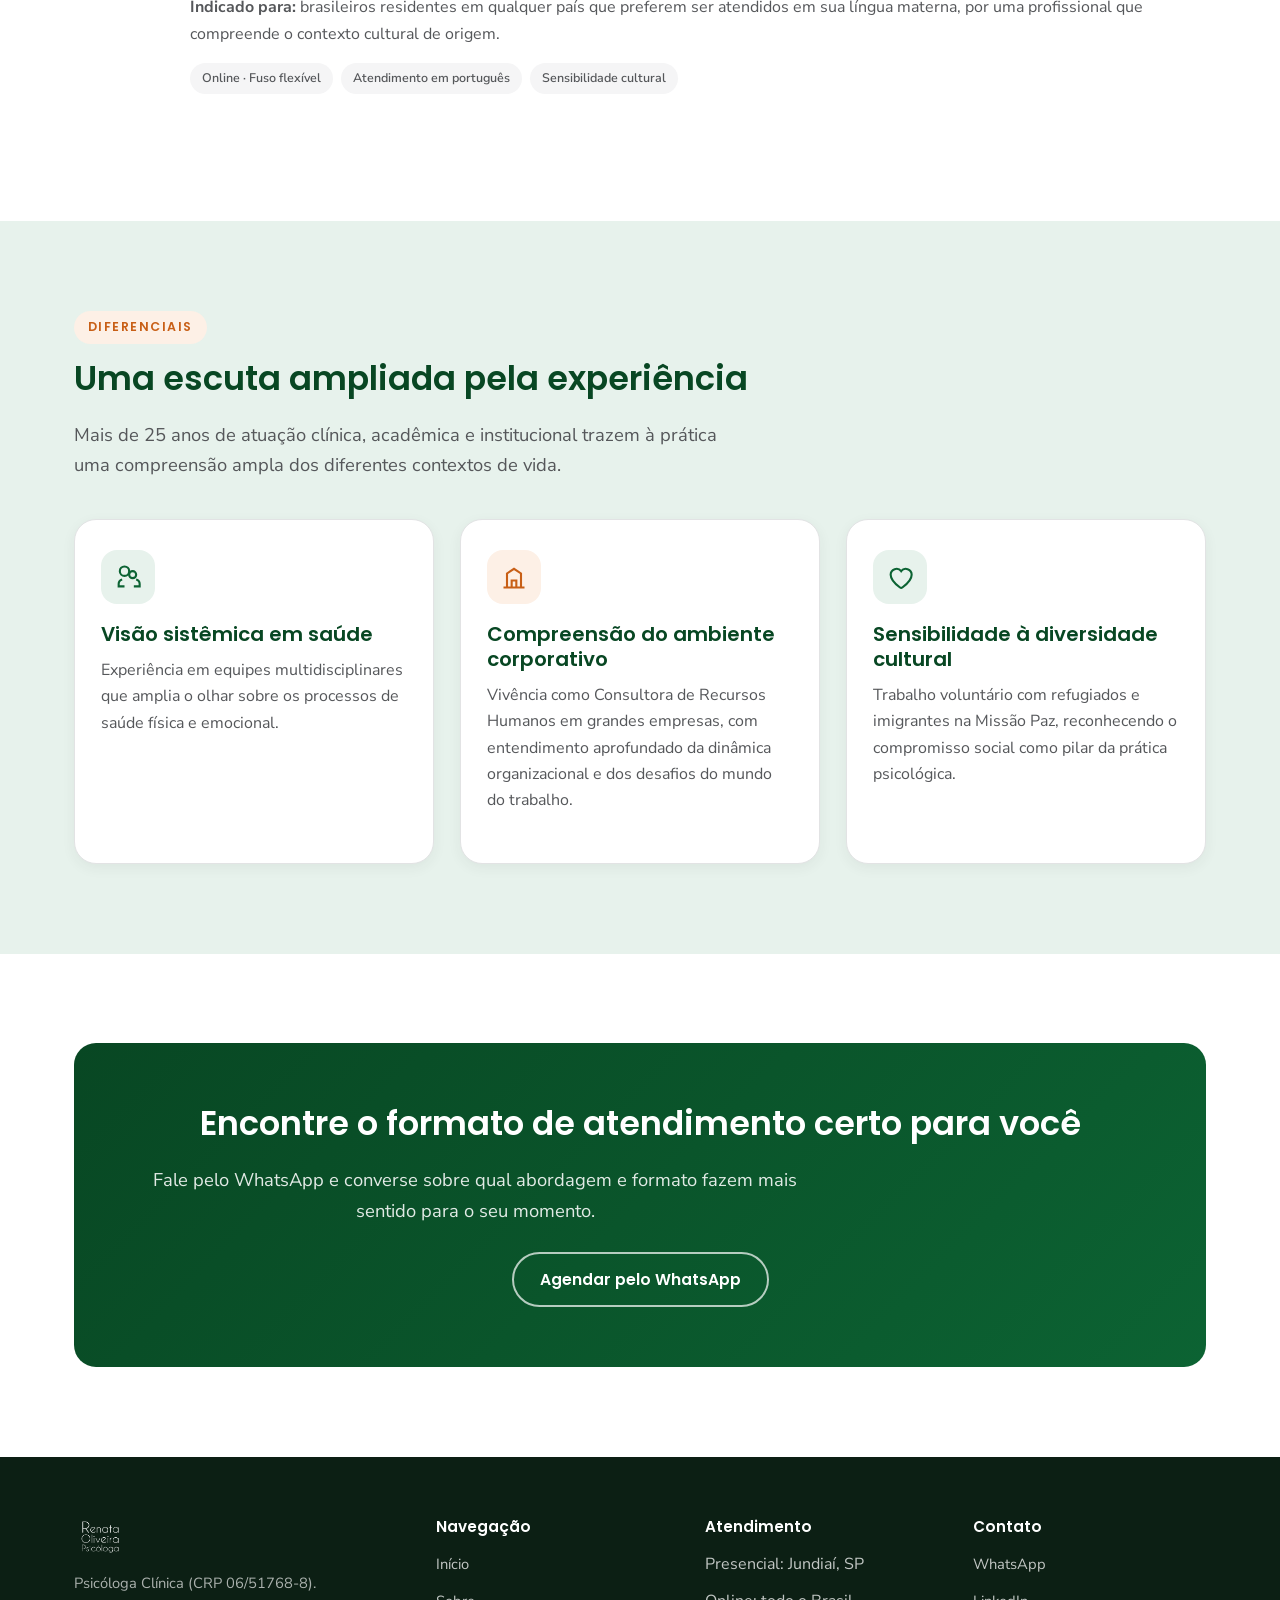
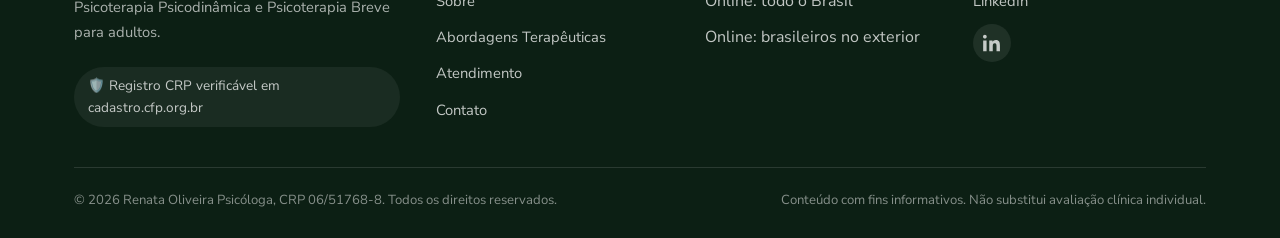
<file: atendimento.html>
<!DOCTYPE html>
<html lang="pt-BR">
<head>
<meta charset="UTF-8">
<meta name="viewport" content="width=device-width, initial-scale=1.0">
<title>Atendimento Psicológico | Adultos, Online e Psicoterapia Breve | Renata Oliveira</title>
<meta name="description" content="Conheça os formatos de atendimento de Renata Oliveira, Psicóloga (CRP 06/51768-8): psicoterapia para adultos presencial em Jundiaí-SP, atendimento online para todo o Brasil, Psicoterapia Breve e acolhimento a brasileiros no exterior.">
<link rel="canonical" href="https://ismalsoares.github.io/Renata-Oliveira/atendimento.html">
<meta property="og:type" content="website">
<meta property="og:title" content="Atendimento Psicológico | Adultos, Online e Psicoterapia Breve">
<meta property="og:description" content="Psicoterapia para adultos presencial em Jundiaí-SP, online para todo o Brasil e para brasileiros no exterior, e Psicoterapia Breve.">
<meta property="og:url" content="https://ismalsoares.github.io/Renata-Oliveira/atendimento.html">
<meta property="og:image" content="https://ismalsoares.github.io/Renata-Oliveira/images/renata-oliveira-foto.png">
<meta name="robots" content="index, follow">
<link rel="icon" href="images/renata-oliveira-logo-negativo.png" type="image/png">
<link rel="preconnect" href="https://fonts.googleapis.com">
<link rel="preconnect" href="https://fonts.gstatic.com" crossorigin>
<link href="https://fonts.googleapis.com/css2?family=Poppins:wght@500;600;700&family=Nunito+Sans:wght@400;600;700&display=swap" rel="stylesheet">
<link rel="stylesheet" href="css/style.css">

<script type="application/ld+json">
{
  "@context": "https://schema.org",
  "@graph": [
    {
      "@type": "BreadcrumbList",
      "itemListElement": [
        {"@type":"ListItem","position":1,"name":"Início","item":"https://ismalsoares.github.io/Renata-Oliveira/"},
        {"@type":"ListItem","position":2,"name":"Atendimento","item":"https://ismalsoares.github.io/Renata-Oliveira/atendimento.html"}
      ]
    },
    {
      "@type": "ItemList",
      "itemListElement": [
        {"@type":"Service","position":1,"name":"Psicoterapia para Adultos","areaServed":"Jundiaí, SP","provider":{"@id":"https://ismalsoares.github.io/Renata-Oliveira/#negocio"}},
        {"@type":"Service","position":2,"name":"Atendimento Online","areaServed":"Brasil","provider":{"@id":"https://ismalsoares.github.io/Renata-Oliveira/#negocio"}},
        {"@type":"Service","position":3,"name":"Psicoterapia Breve","provider":{"@id":"https://ismalsoares.github.io/Renata-Oliveira/#negocio"}},
        {"@type":"Service","position":4,"name":"Atendimento a Brasileiros no Exterior","areaServed":"Global","provider":{"@id":"https://ismalsoares.github.io/Renata-Oliveira/#negocio"}}
      ]
    }
  ]
}
</script>
</head>
<body>
<a href="#conteudo" class="skip-link">Pular para o conteúdo</a>

<header class="cabecalho">
  <div class="container barra-nav">
    <a href="index.html" class="logo-link" aria-label="Renata Oliveira Psicóloga - página inicial">
      <img src="images/renata-oliveira-logo.jpg" alt="Renata Oliveira Psicóloga - logotipo">
    </a>
    <nav class="nav-principal" aria-label="Navegação principal">
      <a href="index.html">Início</a>
      <a href="sobre.html">Sobre</a>
      <a href="abordagens-terapeuticas.html" class="nav-destaque">Abordagens Terapêuticas</a>
      <a href="atendimento.html" aria-current="page">Atendimento</a>
      <a href="contato.html">Contato</a>
    </nav>
    <div class="acoes-cabecalho">
      <a class="botao botao-nav-cta" href="https://wa.me/5511994636556?text=Ol%C3%A1%2C%20Renata!%20Gostaria%20de%20agendar%20uma%20consulta." target="_blank" rel="noopener">
        <svg width="18" height="18" viewBox="0 0 24 24" fill="currentColor" aria-hidden="true"><path d="M12.04 2c-5.5 0-9.96 4.46-9.96 9.96 0 1.76.46 3.45 1.32 4.95L2 22l5.24-1.38a9.9 9.9 0 0 0 4.8 1.22h.01c5.5 0 9.96-4.46 9.96-9.96S17.54 2 12.04 2Zm5.83 14.24c-.24.68-1.4 1.3-1.93 1.34-.5.05-1 .24-3.38-.7-2.86-1.14-4.7-4.05-4.84-4.24-.14-.19-1.16-1.55-1.16-2.96 0-1.4.74-2.09 1-2.38.26-.28.57-.35.76-.35.19 0 .38 0 .55.01.18.01.42-.07.65.5.24.58.82 2 .89 2.15.07.14.12.31.02.5-.1.19-.15.31-.3.48-.14.17-.3.37-.43.5-.14.14-.29.29-.13.57.17.28.75 1.24 1.61 2.01 1.11.99 2.04 1.3 2.32 1.44.28.14.44.12.6-.07.17-.19.72-.84.91-1.13.19-.28.38-.24.63-.14.26.1 1.65.78 1.94.92.28.14.47.21.54.33.07.12.07.68-.17 1.36Z"/></svg>
        <span>Agendar Consulta</span>
      </a>
    </div>
    <button class="botao-menu" aria-label="Abrir menu" aria-expanded="false"><span></span></button>
  </div>
</header>

<main id="conteudo">
  <nav class="breadcrumb container" aria-label="Breadcrumb">
    <a href="index.html">Início</a><span aria-hidden="true">/</span><span aria-current="page">Atendimento</span>
  </nav>

  <section style="padding-top:16px;padding-bottom:8px;">
    <div class="container">
      <p class="kicker">Formatos de atendimento</p>
      <h1>Um cuidado psicológico pensado para diferentes momentos e necessidades</h1>
      <p class="lead">Conheça em detalhes cada formato de atendimento oferecido, para quem é indicado e como funciona na prática.</p>
    </div>
  </section>

  <section>
    <div class="container">

      <article class="servico" id="adultos">
        <div class="numero-servico">01</div>
        <div>
          <h3>Psicoterapia para Adultos</h3>
          <p>Atendimento clínico individual presencial, no consultório em Jundiaí‑SP, fundamentado na orientação Psicodinâmica. O trabalho investiga as origens do sofrimento psíquico, dos sintomas e dos padrões de comportamento que se repetem ao longo da vida, favorecendo o autoconhecimento e a autonomia emocional.</p>
          <p><strong>Indicado para:</strong> adultos que buscam compreender melhor a si mesmos, lidar com ansiedade, questões de relacionamento, luto, transições de vida ou sofrimento emocional persistente.</p>
          <div class="tags-servico"><span class="tag">Presencial · Jundiaí-SP</span><span class="tag">Orientação Psicodinâmica</span><span class="tag">Sessões semanais</span></div>
        </div>
      </article>

      <article class="servico" id="online">
        <div class="numero-servico">02</div>
        <div>
          <h3>Atendimento Online</h3>
          <p>Sessões por videochamada, com o mesmo rigor técnico, sigilo e cuidado ético do atendimento presencial, para pessoas em qualquer cidade do Brasil. O formato online amplia o acesso à psicoterapia para quem tem agenda concorrida, mora longe de grandes centros ou simplesmente prefere a comodidade de ser atendido de onde estiver.</p>
          <p><strong>Indicado para:</strong> quem busca flexibilidade de horário e local, mora fora de Jundiaí ou já iniciou terapia presencial e precisou migrar para o formato remoto.</p>
          <div class="tags-servico"><span class="tag">Online · Todo o Brasil</span><span class="tag">Videochamada segura</span><span class="tag">Reconhecido pelo CFP</span></div>
        </div>
      </article>

      <article class="servico" id="breve">
        <div class="numero-servico">03</div>
        <div>
          <h3>Psicoterapia Breve</h3>
          <p>Modelo estruturado de tratamento, com metas terapêuticas preestabelecidas e tempo delimitado, geralmente entre 12 e 40 sessões. Diferente da psicoterapia tradicional, o processo é organizado em torno de uma demanda específica, permitindo elaboração emocional dentro de um período mais previsível.</p>
          <p><strong>Indicado para:</strong> quem enfrenta uma questão pontual (uma decisão importante, uma crise emocional recente, dificuldades específicas em uma fase da vida) e busca um processo terapêutico focado. Saiba mais sobre a fundamentação teórica na página <a href="abordagens-terapeuticas.html#breve">Abordagens Terapêuticas</a>.</p>
          <div class="tags-servico"><span class="tag">Foco e tempo definidos</span><span class="tag">Instituto Sedes Sapientiae</span><span class="tag">Presencial ou online</span></div>
        </div>
      </article>

      <article class="servico" id="exterior">
        <div class="numero-servico">04</div>
        <div>
          <h3>Atendimento a Brasileiros no Exterior</h3>
          <p>Acolhimento das demandas específicas de quem vive fora do Brasil (desafios de adaptação cultural, saudade, isolamento, reconstrução de identidade e rotina em outro país), sempre em português, eliminando barreiras linguísticas no processo de autoconhecimento e elaboração psíquica.</p>
          <p><strong>Indicado para:</strong> brasileiros residentes em qualquer país que preferem ser atendidos em sua língua materna, por uma profissional que compreende o contexto cultural de origem.</p>
          <div class="tags-servico"><span class="tag">Online · Fuso flexível</span><span class="tag">Atendimento em português</span><span class="tag">Sensibilidade cultural</span></div>
        </div>
      </article>

    </div>
  </section>

  <!-- DIFERENCIAIS -->
  <section class="secao-verde">
    <div class="container">
      <p class="kicker">Diferenciais</p>
      <h2>Uma escuta ampliada pela experiência</h2>
      <p class="lead">Mais de 25 anos de atuação clínica, acadêmica e institucional trazem à prática uma compreensão ampla dos diferentes contextos de vida.</p>
      <div class="grade-cards">
        <article class="card">
          <div class="icone-card"><svg viewBox="0 0 24 24" fill="none" stroke="currentColor" stroke-width="1.8"><path d="M17 20h5v-2a4 4 0 0 0-3-3.87M9 20H4v-2a4 4 0 0 1 3-3.87M13 7a4 4 0 1 1-8 0 4 4 0 0 1 8 0Zm6 3a3 3 0 1 1-6 0 3 3 0 0 1 6 0Z"/></svg></div>
          <h3>Visão sistêmica em saúde</h3>
          <p>Experiência em equipes multidisciplinares que amplia o olhar sobre os processos de saúde física e emocional.</p>
        </article>
        <article class="card card-laranja">
          <div class="icone-card"><svg viewBox="0 0 24 24" fill="none" stroke="currentColor" stroke-width="1.8"><path d="M3 21h18M6 21V9l6-4 6 4v12M10 21v-6h4v6"/></svg></div>
          <h3>Compreensão do ambiente corporativo</h3>
          <p>Vivência como Consultora de Recursos Humanos em grandes empresas, com entendimento aprofundado da dinâmica organizacional e dos desafios do mundo do trabalho.</p>
        </article>
        <article class="card">
          <div class="icone-card"><svg viewBox="0 0 24 24" fill="none" stroke="currentColor" stroke-width="1.8"><path d="M12 21c-4-3-8-6.5-8-11a5 5 0 0 1 9-3 5 5 0 0 1 9 3c0 4.5-4 8-8 11-.7.5-1.3.5-2 0Z"/></svg></div>
          <h3>Sensibilidade à diversidade cultural</h3>
          <p>Trabalho voluntário com refugiados e imigrantes na Missão Paz, reconhecendo o compromisso social como pilar da prática psicológica.</p>
        </article>
      </div>
    </div>
  </section>

  <section>
    <div class="container">
      <div class="cta-final">
        <h2>Encontre o formato de atendimento certo para você</h2>
        <p class="lead">Fale pelo WhatsApp e converse sobre qual abordagem e formato fazem mais sentido para o seu momento.</p>
        <div class="grupo-botoes" style="justify-content:center;">
          <a class="botao botao-outline-claro" href="https://wa.me/5511994636556?text=Ol%C3%A1%2C%20Renata!%20Gostaria%20de%20agendar%20uma%20consulta." target="_blank" rel="noopener">Agendar pelo WhatsApp</a>
        </div>
      </div>
    </div>
  </section>
</main>

<footer class="rodape">
  <div class="container">
    <div class="grade-rodape">
      <div>
        <img src="images/renata-oliveira-logo-negativo.png" alt="Renata Oliveira Psicóloga" class="rodape-logo">
        <p>Psicóloga Clínica (CRP 06/51768-8). Psicoterapia Psicodinâmica e Psicoterapia Breve para adultos.</p>
        <span class="selo-rodape">🛡️ Registro CRP verificável em cadastro.cfp.org.br</span>
      </div>
      <div>
        <h4>Navegação</h4>
        <ul>
          <li><a href="index.html">Início</a></li>
          <li><a href="sobre.html">Sobre</a></li>
          <li><a href="abordagens-terapeuticas.html">Abordagens Terapêuticas</a></li>
          <li><a href="atendimento.html">Atendimento</a></li>
          <li><a href="contato.html">Contato</a></li>
        </ul>
      </div>
      <div>
        <h4>Atendimento</h4>
        <ul>
          <li>Presencial: Jundiaí, SP</li>
          <li>Online: todo o Brasil</li>
          <li>Online: brasileiros no exterior</li>
        </ul>
      </div>
      <div>
        <h4>Contato</h4>
        <ul>
          <li><a href="https://wa.me/5511994636556?text=Ol%C3%A1%2C%20Renata!%20Gostaria%20de%20agendar%20uma%20consulta." target="_blank" rel="noopener">WhatsApp</a></li>
          <li><a href="https://www.linkedin.com/in/renata-oliveira44/" target="_blank" rel="noopener">LinkedIn</a></li>
        </ul>
        <div class="redes-sociais">
          <a href="https://www.linkedin.com/in/renata-oliveira44/" target="_blank" rel="noopener" aria-label="LinkedIn de Renata Oliveira"><svg viewBox="0 0 24 24" fill="currentColor"><path d="M4.98 3.5C4.98 4.88 3.9 6 2.5 6S0 4.88 0 3.5 1.09 1 2.5 1s2.48 1.12 2.48 2.5ZM.22 8.5h4.56V23H.22V8.5ZM8.34 8.5h4.37v1.98h.06c.61-1.15 2.1-2.36 4.32-2.36 4.62 0 5.47 3.04 5.47 6.99V23h-4.55v-6.98c0-1.66-.03-3.8-2.31-3.8-2.32 0-2.67 1.81-2.67 3.68V23H8.34V8.5Z"/></svg></a>
        </div>
      </div>
    </div>
    <div class="creditos-rodape">
      <span>© <span id="ano-atual">2026</span> Renata Oliveira Psicóloga, CRP 06/51768-8. Todos os direitos reservados.</span>
      <span>Conteúdo com fins informativos. Não substitui avaliação clínica individual.</span>
    </div>
  </div>
</footer>

<a class="whatsapp-flutuante" href="https://wa.me/5511994636556?text=Ol%C3%A1%2C%20Renata!%20Gostaria%20de%20agendar%20uma%20consulta." target="_blank" rel="noopener" aria-label="Falar no WhatsApp">
  <svg viewBox="0 0 24 24" fill="#ffffff" aria-hidden="true"><path d="M12.04 2c-5.5 0-9.96 4.46-9.96 9.96 0 1.76.46 3.45 1.32 4.95L2 22l5.24-1.38a9.9 9.9 0 0 0 4.8 1.22h.01c5.5 0 9.96-4.46 9.96-9.96S17.54 2 12.04 2Zm5.83 14.24c-.24.68-1.4 1.3-1.93 1.34-.5.05-1 .24-3.38-.7-2.86-1.14-4.7-4.05-4.84-4.24-.14-.19-1.16-1.55-1.16-2.96 0-1.4.74-2.09 1-2.38.26-.28.57-.35.76-.35.19 0 .38 0 .55.01.18.01.42-.07.65.5.24.58.82 2 .89 2.15.07.14.12.31.02.5-.1.19-.15.31-.3.48-.14.17-.3.37-.43.5-.14.14-.29.29-.13.57.17.28.75 1.24 1.61 2.01 1.11.99 2.04 1.3 2.32 1.44.28.14.44.12.6-.07.17-.19.72-.84.91-1.13.19-.28.38-.24.63-.14.26.1 1.65.78 1.94.92.28.14.47.21.54.33.07.12.07.68-.17 1.36Z"/></svg>
</a>

<script src="js/main.js"></script>
</body>
</html>
</file>
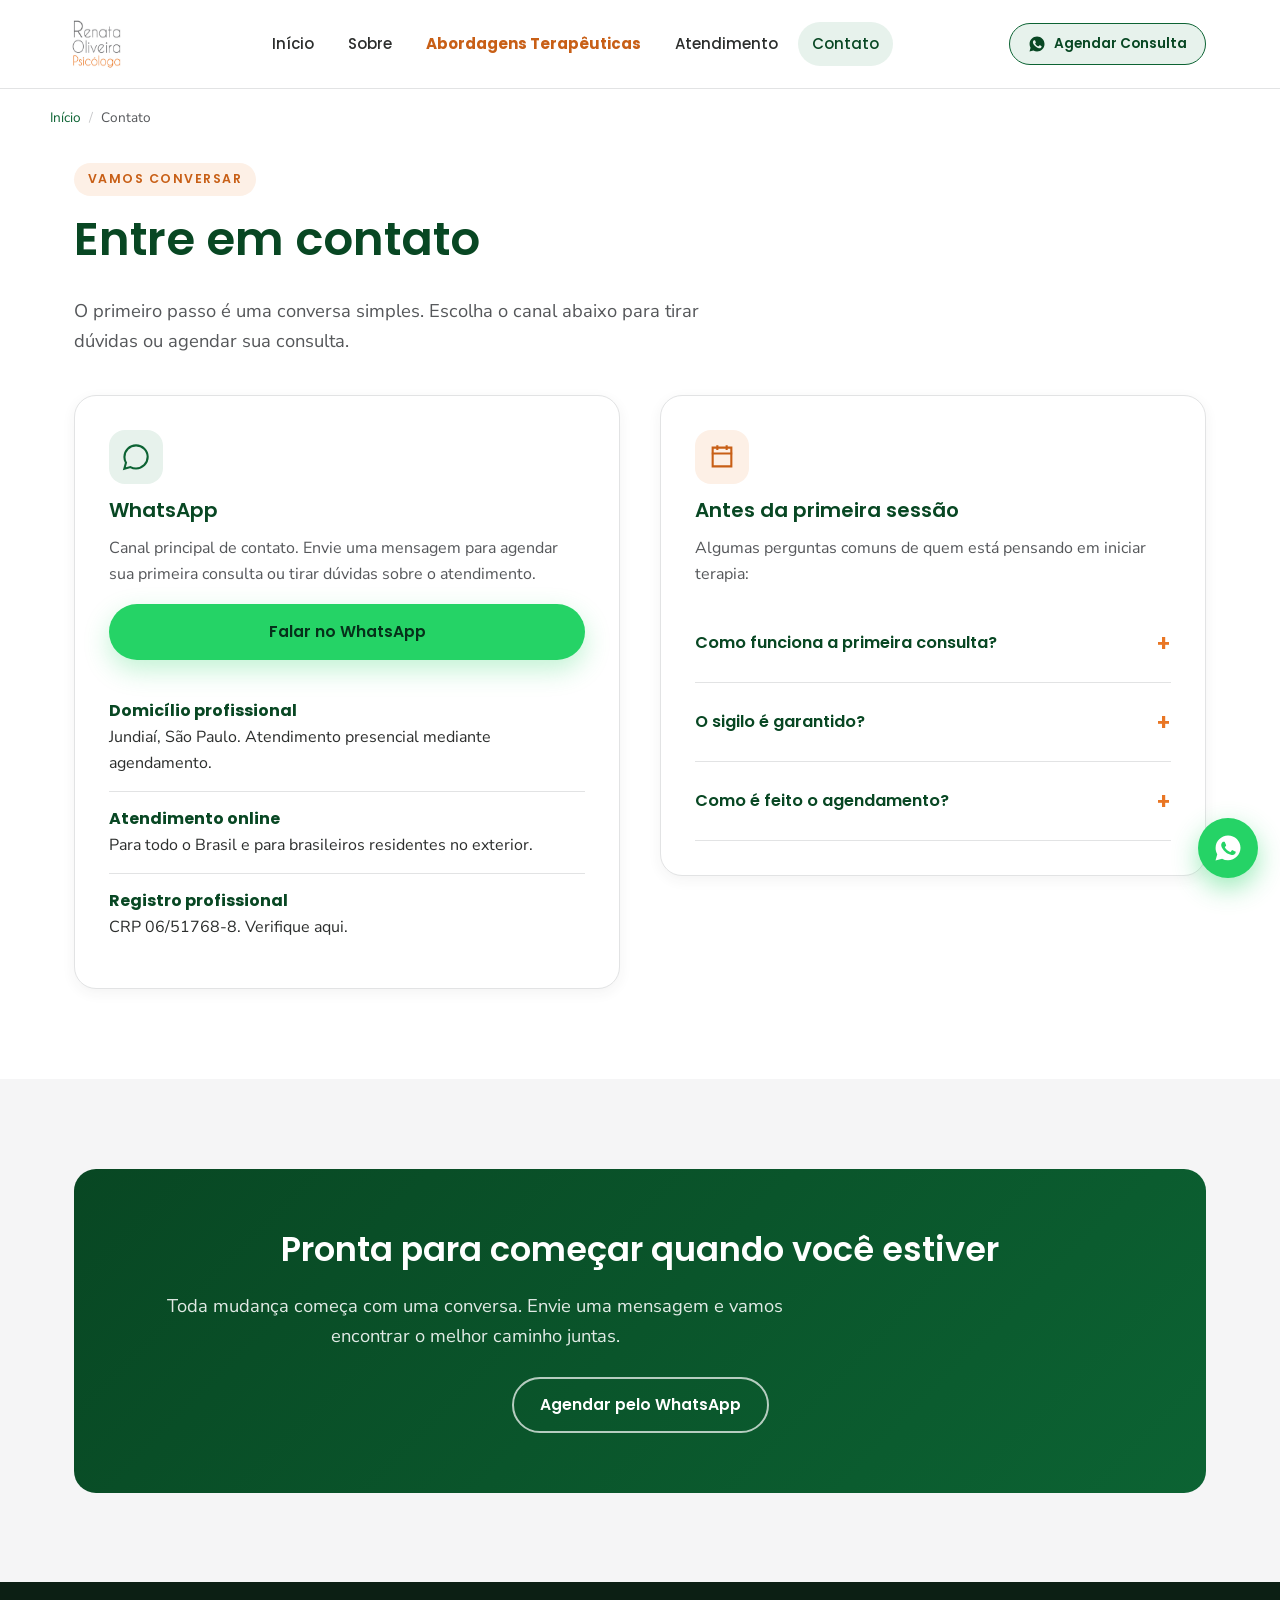
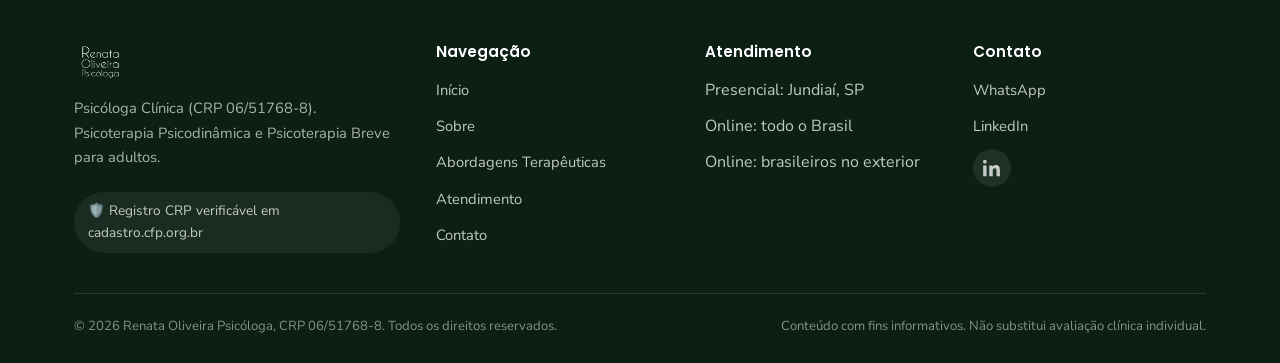
<file: contato.html>
<!DOCTYPE html>
<html lang="pt-BR">
<head>
<meta charset="UTF-8">
<meta name="viewport" content="width=device-width, initial-scale=1.0">
<title>Contato | Renata Oliveira Psicóloga em Jundiaí e Online</title>
<meta name="description" content="Fale com Renata Oliveira, Psicóloga Clínica (CRP 06/51768-8), pelo WhatsApp para agendar sua consulta presencial em Jundiaí-SP ou online de qualquer lugar do Brasil ou do mundo.">
<link rel="canonical" href="https://ismalsoares.github.io/Renata-Oliveira/contato.html">
<meta property="og:type" content="website">
<meta property="og:title" content="Contato | Renata Oliveira Psicóloga">
<meta property="og:description" content="Agende sua consulta pelo WhatsApp. Atendimento presencial em Jundiaí-SP e online.">
<meta property="og:url" content="https://ismalsoares.github.io/Renata-Oliveira/contato.html">
<meta property="og:image" content="https://ismalsoares.github.io/Renata-Oliveira/images/renata-oliveira-foto.png">
<meta name="robots" content="index, follow">
<link rel="icon" href="images/renata-oliveira-logo-negativo.png" type="image/png">
<link rel="preconnect" href="https://fonts.googleapis.com">
<link rel="preconnect" href="https://fonts.gstatic.com" crossorigin>
<link href="https://fonts.googleapis.com/css2?family=Poppins:wght@500;600;700&family=Nunito+Sans:wght@400;600;700&display=swap" rel="stylesheet">
<link rel="stylesheet" href="css/style.css">

<script type="application/ld+json">
{
  "@context": "https://schema.org",
  "@graph": [
    {
      "@type": "BreadcrumbList",
      "itemListElement": [
        {"@type":"ListItem","position":1,"name":"Início","item":"https://ismalsoares.github.io/Renata-Oliveira/"},
        {"@type":"ListItem","position":2,"name":"Contato","item":"https://ismalsoares.github.io/Renata-Oliveira/contato.html"}
      ]
    },
    {
      "@type": "ContactPage",
      "@id": "https://ismalsoares.github.io/Renata-Oliveira/contato.html",
      "about": { "@id": "https://ismalsoares.github.io/Renata-Oliveira/#negocio" }
    }
  ]
}
</script>
</head>
<body>
<a href="#conteudo" class="skip-link">Pular para o conteúdo</a>

<header class="cabecalho">
  <div class="container barra-nav">
    <a href="index.html" class="logo-link" aria-label="Renata Oliveira Psicóloga - página inicial">
      <img src="images/renata-oliveira-logo.jpg" alt="Renata Oliveira Psicóloga - logotipo">
    </a>
    <nav class="nav-principal" aria-label="Navegação principal">
      <a href="index.html">Início</a>
      <a href="sobre.html">Sobre</a>
      <a href="abordagens-terapeuticas.html" class="nav-destaque">Abordagens Terapêuticas</a>
      <a href="atendimento.html">Atendimento</a>
      <a href="contato.html" aria-current="page">Contato</a>
    </nav>
    <div class="acoes-cabecalho">
      <a class="botao botao-nav-cta" href="https://wa.me/5511994636556?text=Ol%C3%A1%2C%20Renata!%20Gostaria%20de%20agendar%20uma%20consulta." target="_blank" rel="noopener">
        <svg width="18" height="18" viewBox="0 0 24 24" fill="currentColor" aria-hidden="true"><path d="M12.04 2c-5.5 0-9.96 4.46-9.96 9.96 0 1.76.46 3.45 1.32 4.95L2 22l5.24-1.38a9.9 9.9 0 0 0 4.8 1.22h.01c5.5 0 9.96-4.46 9.96-9.96S17.54 2 12.04 2Zm5.83 14.24c-.24.68-1.4 1.3-1.93 1.34-.5.05-1 .24-3.38-.7-2.86-1.14-4.7-4.05-4.84-4.24-.14-.19-1.16-1.55-1.16-2.96 0-1.4.74-2.09 1-2.38.26-.28.57-.35.76-.35.19 0 .38 0 .55.01.18.01.42-.07.65.5.24.58.82 2 .89 2.15.07.14.12.31.02.5-.1.19-.15.31-.3.48-.14.17-.3.37-.43.5-.14.14-.29.29-.13.57.17.28.75 1.24 1.61 2.01 1.11.99 2.04 1.3 2.32 1.44.28.14.44.12.6-.07.17-.19.72-.84.91-1.13.19-.28.38-.24.63-.14.26.1 1.65.78 1.94.92.28.14.47.21.54.33.07.12.07.68-.17 1.36Z"/></svg>
        <span>Agendar Consulta</span>
      </a>
    </div>
    <button class="botao-menu" aria-label="Abrir menu" aria-expanded="false"><span></span></button>
  </div>
</header>

<main id="conteudo">
  <nav class="breadcrumb container" aria-label="Breadcrumb">
    <a href="index.html">Início</a><span aria-hidden="true">/</span><span aria-current="page">Contato</span>
  </nav>

  <section style="padding-top:16px;">
    <div class="container">
      <p class="kicker">Vamos conversar</p>
      <h1>Entre em contato</h1>
      <p class="lead">O primeiro passo é uma conversa simples. Escolha o canal abaixo para tirar dúvidas ou agendar sua consulta.</p>
    </div>

    <div class="container grade-contato" style="margin-top:2.4rem;">
      <div class="card-contato">
        <div class="icone-card"><svg viewBox="0 0 24 24" fill="none" stroke="currentColor" stroke-width="1.8"><path d="M12.04 2c-5.5 0-9.96 4.46-9.96 9.96 0 1.76.46 3.45 1.32 4.95L2 22l5.24-1.38a9.9 9.9 0 0 0 4.8 1.22h.01c5.5 0 9.96-4.46 9.96-9.96S17.54 2 12.04 2Z"/></svg></div>
        <h3>WhatsApp</h3>
        <p>Canal principal de contato. Envie uma mensagem para agendar sua primeira consulta ou tirar dúvidas sobre o atendimento.</p>
        <a class="botao botao-whatsapp botao-bloco" href="https://wa.me/5511994636556?text=Ol%C3%A1%2C%20Renata!%20Gostaria%20de%20agendar%20uma%20consulta." target="_blank" rel="noopener">Falar no WhatsApp</a>

        <div class="linha-info" style="margin-top:24px;">
          <div>
            <strong>Domicílio profissional</strong>
            Jundiaí, São Paulo. Atendimento presencial mediante agendamento.
          </div>
        </div>
        <div class="linha-info">
          <div>
            <strong>Atendimento online</strong>
            Para todo o Brasil e para brasileiros residentes no exterior.
          </div>
        </div>
        <div class="linha-info">
          <div>
            <strong>Registro profissional</strong>
            CRP 06/51768-8. <a href="https://cadastro.cfp.org.br" target="_blank" rel="noopener">Verifique aqui</a>.
          </div>
        </div>
      </div>

      <div class="card-contato">
        <div class="icone-card" style="background:var(--laranja-suave);color:var(--laranja-escuro);"><svg viewBox="0 0 24 24" fill="none" stroke="currentColor" stroke-width="1.8"><path d="M8 2v4M16 2v4M3 9h18M4 4h16v16H4V4Z"/></svg></div>
        <h3>Antes da primeira sessão</h3>
        <p>Algumas perguntas comuns de quem está pensando em iniciar terapia:</p>
        <div class="faq-lista">
          <div class="faq-item" data-aberto="false">
            <button class="faq-pergunta" aria-expanded="false">Como funciona a primeira consulta? <span class="sinal" aria-hidden="true">+</span></button>
            <div class="faq-resposta"><div class="faq-resposta-interior"><p>É um encontro inicial para entender sua demanda, esclarecer dúvidas sobre o processo terapêutico e alinhar o formato de atendimento mais adequado: presencial, online, psicoterapia breve ou de orientação psicodinâmica.</p></div></div>
          </div>
          <div class="faq-item" data-aberto="false">
            <button class="faq-pergunta" aria-expanded="false">O sigilo é garantido? <span class="sinal" aria-hidden="true">+</span></button>
            <div class="faq-resposta"><div class="faq-resposta-interior"><p>Sim. O sigilo profissional é um dos pilares do Código de Ética Profissional do Psicólogo, obrigatório para todo psicólogo registrado no CRP.</p></div></div>
          </div>
          <div class="faq-item" data-aberto="false">
            <button class="faq-pergunta" aria-expanded="false">Como é feito o agendamento? <span class="sinal" aria-hidden="true">+</span></button>
            <div class="faq-resposta"><div class="faq-resposta-interior"><p>Todo o agendamento é feito diretamente pelo WhatsApp, onde os horários disponíveis e a modalidade de atendimento são combinados.</p></div></div>
          </div>
        </div>
      </div>
    </div>
  </section>

  <section class="secao-alt">
    <div class="container">
      <div class="cta-final" style="background:linear-gradient(135deg, var(--verde-escuro), var(--verde));">
        <h2>Pronta para começar quando você estiver</h2>
        <p class="lead">Toda mudança começa com uma conversa. Envie uma mensagem e vamos encontrar o melhor caminho juntas.</p>
        <div class="grupo-botoes" style="justify-content:center;">
          <a class="botao botao-outline-claro" href="https://wa.me/5511994636556?text=Ol%C3%A1%2C%20Renata!%20Gostaria%20de%20agendar%20uma%20consulta." target="_blank" rel="noopener">Agendar pelo WhatsApp</a>
        </div>
      </div>
    </div>
  </section>
</main>

<footer class="rodape">
  <div class="container">
    <div class="grade-rodape">
      <div>
        <img src="images/renata-oliveira-logo-negativo.png" alt="Renata Oliveira Psicóloga" class="rodape-logo">
        <p>Psicóloga Clínica (CRP 06/51768-8). Psicoterapia Psicodinâmica e Psicoterapia Breve para adultos.</p>
        <span class="selo-rodape">🛡️ Registro CRP verificável em cadastro.cfp.org.br</span>
      </div>
      <div>
        <h4>Navegação</h4>
        <ul>
          <li><a href="index.html">Início</a></li>
          <li><a href="sobre.html">Sobre</a></li>
          <li><a href="abordagens-terapeuticas.html">Abordagens Terapêuticas</a></li>
          <li><a href="atendimento.html">Atendimento</a></li>
          <li><a href="contato.html">Contato</a></li>
        </ul>
      </div>
      <div>
        <h4>Atendimento</h4>
        <ul>
          <li>Presencial: Jundiaí, SP</li>
          <li>Online: todo o Brasil</li>
          <li>Online: brasileiros no exterior</li>
        </ul>
      </div>
      <div>
        <h4>Contato</h4>
        <ul>
          <li><a href="https://wa.me/5511994636556?text=Ol%C3%A1%2C%20Renata!%20Gostaria%20de%20agendar%20uma%20consulta." target="_blank" rel="noopener">WhatsApp</a></li>
          <li><a href="https://www.linkedin.com/in/renata-oliveira44/" target="_blank" rel="noopener">LinkedIn</a></li>
        </ul>
        <div class="redes-sociais">
          <a href="https://www.linkedin.com/in/renata-oliveira44/" target="_blank" rel="noopener" aria-label="LinkedIn de Renata Oliveira"><svg viewBox="0 0 24 24" fill="currentColor"><path d="M4.98 3.5C4.98 4.88 3.9 6 2.5 6S0 4.88 0 3.5 1.09 1 2.5 1s2.48 1.12 2.48 2.5ZM.22 8.5h4.56V23H.22V8.5ZM8.34 8.5h4.37v1.98h.06c.61-1.15 2.1-2.36 4.32-2.36 4.62 0 5.47 3.04 5.47 6.99V23h-4.55v-6.98c0-1.66-.03-3.8-2.31-3.8-2.32 0-2.67 1.81-2.67 3.68V23H8.34V8.5Z"/></svg></a>
        </div>
      </div>
    </div>
    <div class="creditos-rodape">
      <span>© <span id="ano-atual">2026</span> Renata Oliveira Psicóloga, CRP 06/51768-8. Todos os direitos reservados.</span>
      <span>Conteúdo com fins informativos. Não substitui avaliação clínica individual.</span>
    </div>
  </div>
</footer>

<a class="whatsapp-flutuante" href="https://wa.me/5511994636556?text=Ol%C3%A1%2C%20Renata!%20Gostaria%20de%20agendar%20uma%20consulta." target="_blank" rel="noopener" aria-label="Falar no WhatsApp">
  <svg viewBox="0 0 24 24" fill="#ffffff" aria-hidden="true"><path d="M12.04 2c-5.5 0-9.96 4.46-9.96 9.96 0 1.76.46 3.45 1.32 4.95L2 22l5.24-1.38a9.9 9.9 0 0 0 4.8 1.22h.01c5.5 0 9.96-4.46 9.96-9.96S17.54 2 12.04 2Zm5.83 14.24c-.24.68-1.4 1.3-1.93 1.34-.5.05-1 .24-3.38-.7-2.86-1.14-4.7-4.05-4.84-4.24-.14-.19-1.16-1.55-1.16-2.96 0-1.4.74-2.09 1-2.38.26-.28.57-.35.76-.35.19 0 .38 0 .55.01.18.01.42-.07.65.5.24.58.82 2 .89 2.15.07.14.12.31.02.5-.1.19-.15.31-.3.48-.14.17-.3.37-.43.5-.14.14-.29.29-.13.57.17.28.75 1.24 1.61 2.01 1.11.99 2.04 1.3 2.32 1.44.28.14.44.12.6-.07.17-.19.72-.84.91-1.13.19-.28.38-.24.63-.14.26.1 1.65.78 1.94.92.28.14.47.21.54.33.07.12.07.68-.17 1.36Z"/></svg>
</a>

<script src="js/main.js"></script>
</body>
</html>
</file>
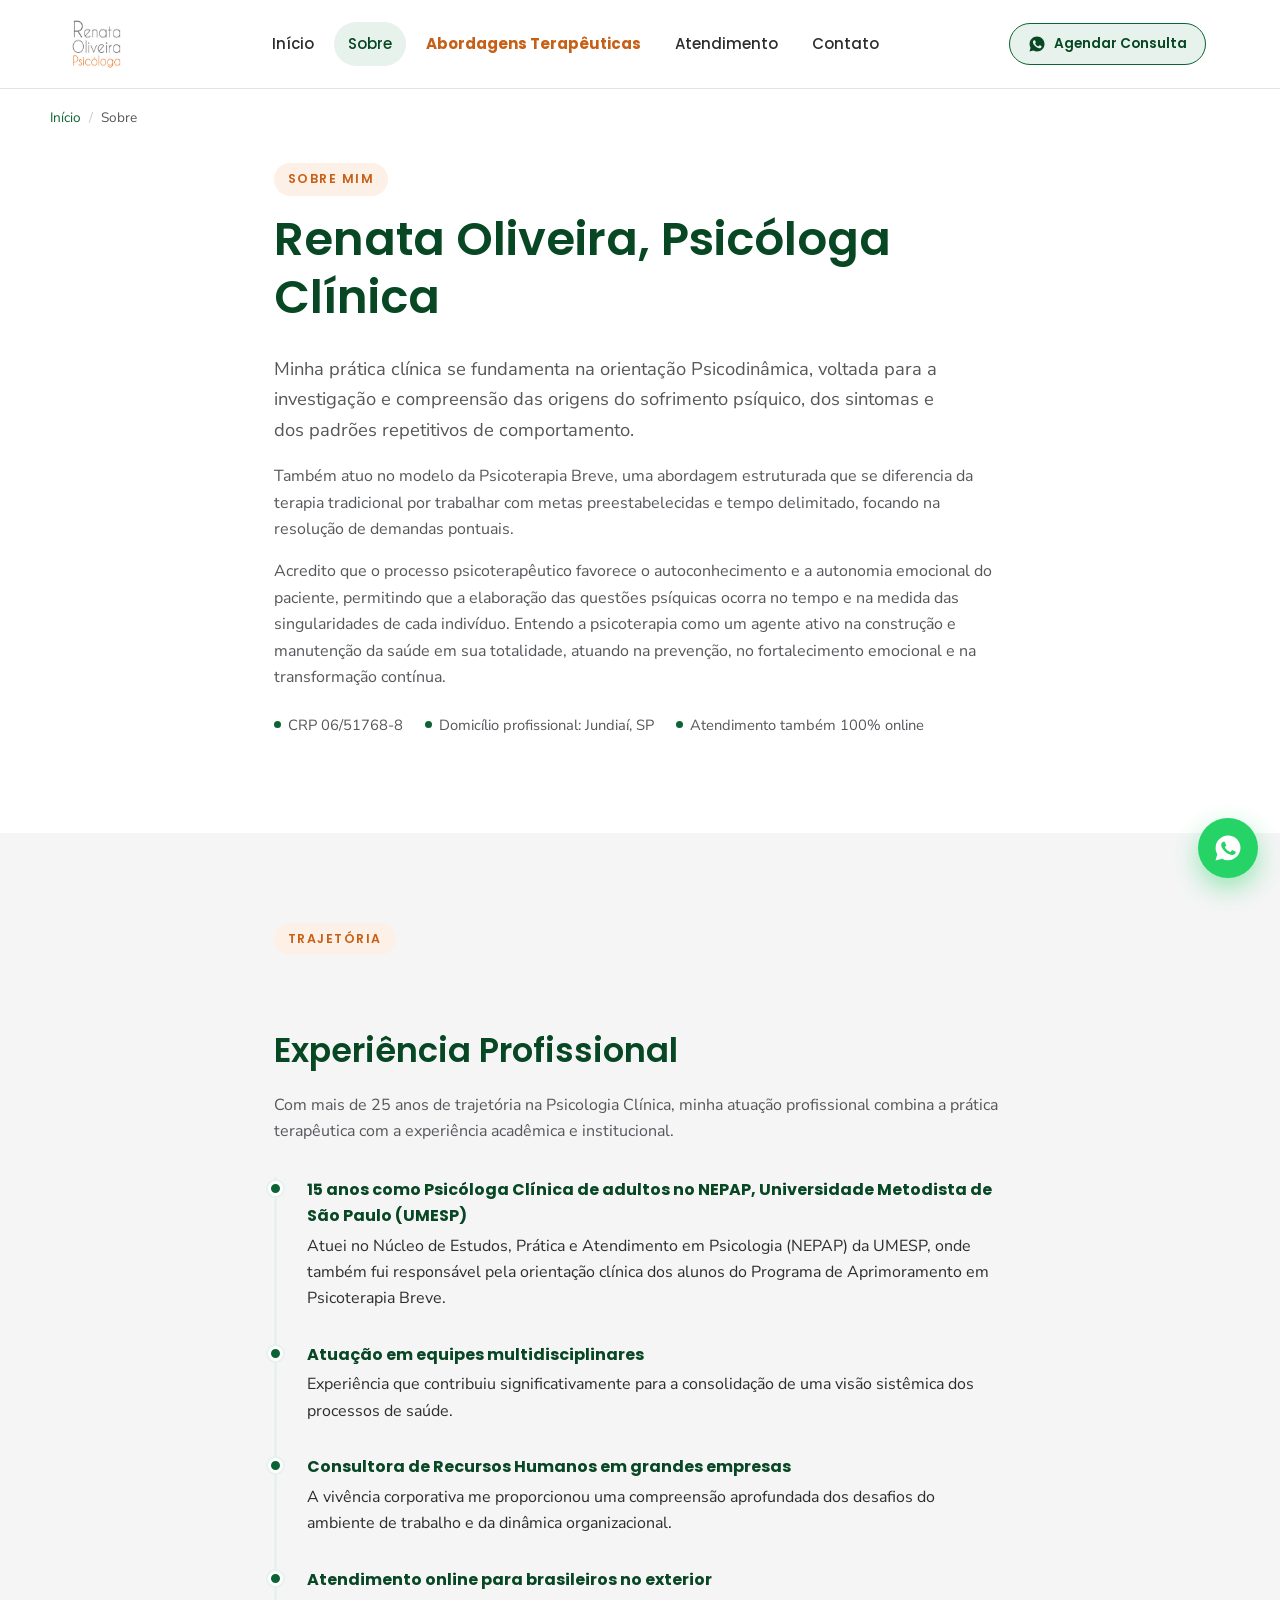
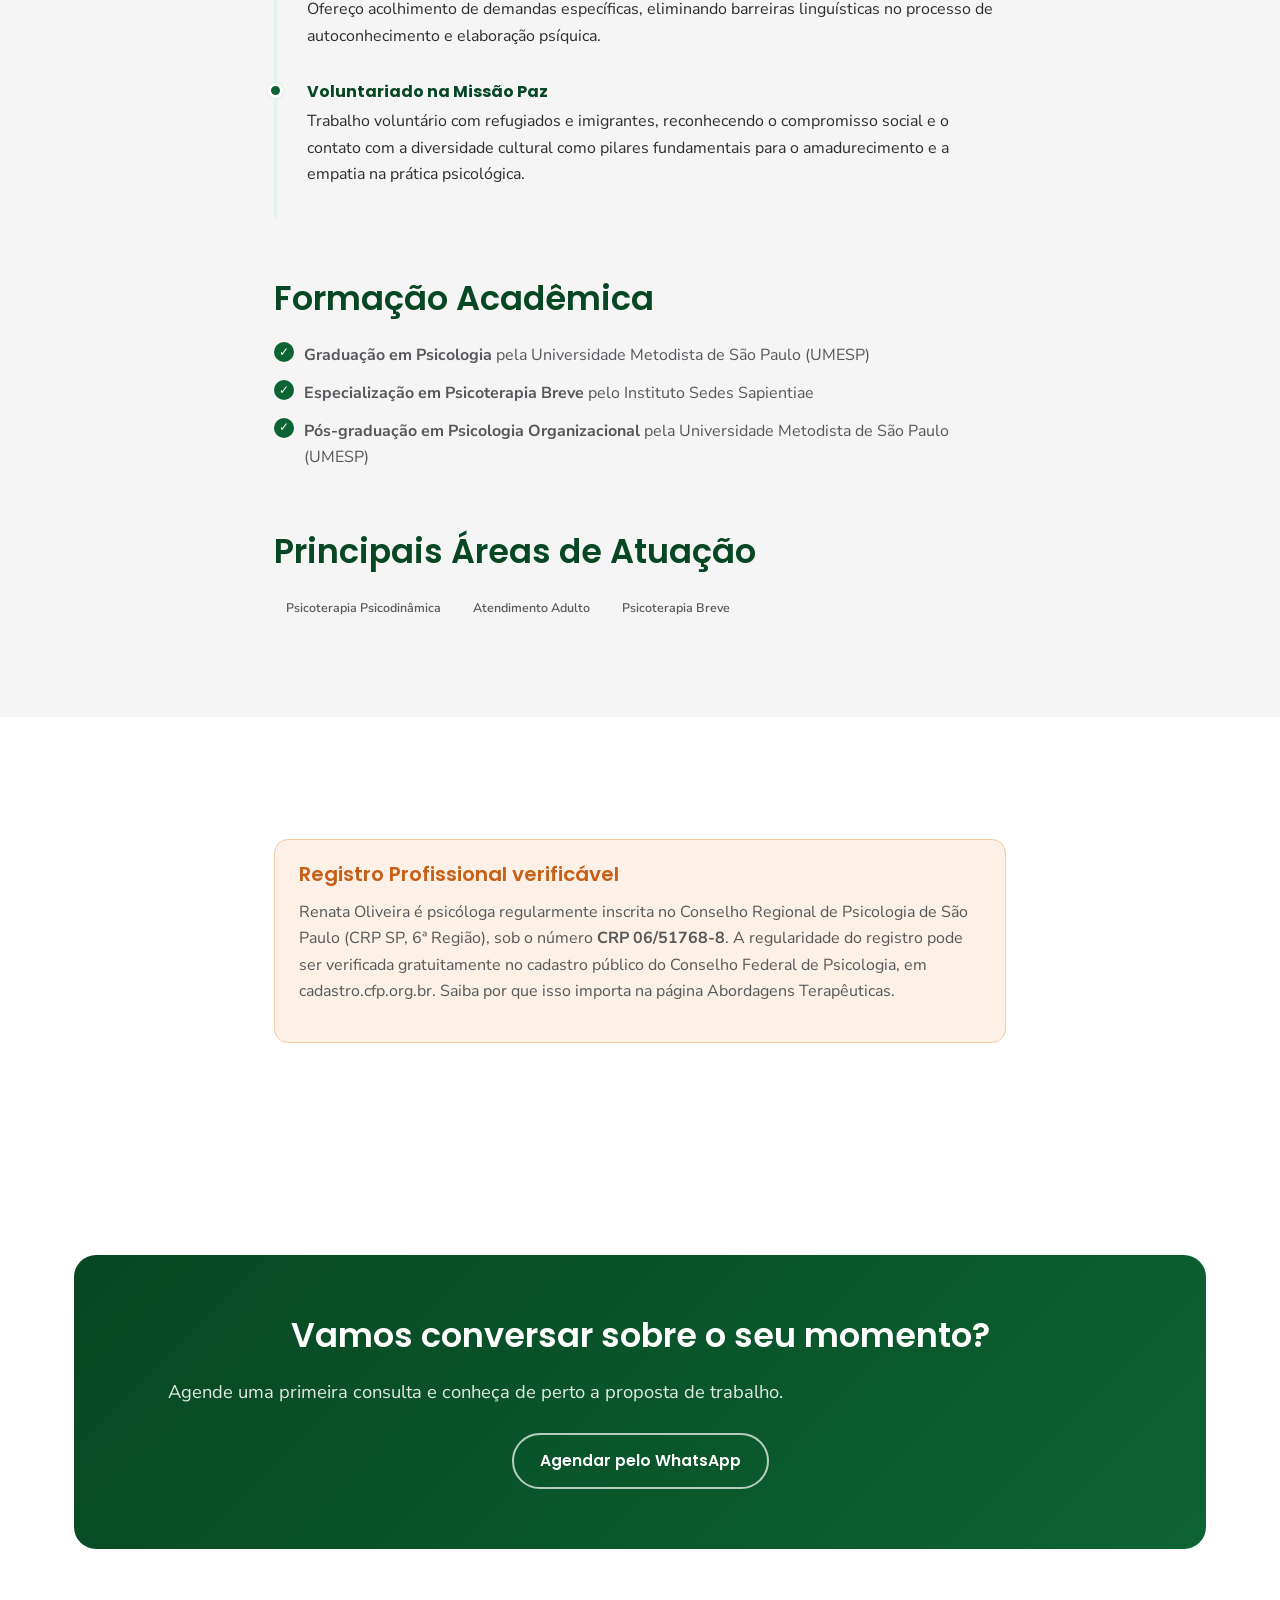
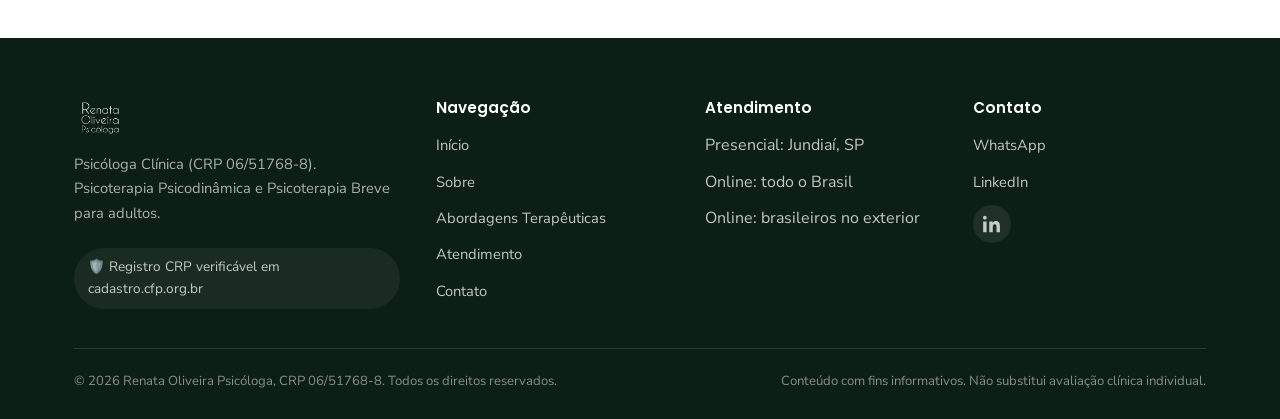
<file: sobre.html>
<!DOCTYPE html>
<html lang="pt-BR">
<head>
<meta charset="UTF-8">
<meta name="viewport" content="width=device-width, initial-scale=1.0">
<title>Sobre Renata Oliveira | Psicóloga Clínica com 25 Anos de Experiência</title>
<meta name="description" content="Conheça a trajetória de Renata Oliveira, Psicóloga Clínica CRP 06/51768-8: 15 anos no NEPAP/UMESP, formação em Psicoterapia Breve pelo Instituto Sedes Sapientiae e experiência em equipes multidisciplinares.">
<link rel="canonical" href="https://ismalsoares.github.io/Renata-Oliveira/sobre.html">
<meta property="og:type" content="profile">
<meta property="og:title" content="Sobre Renata Oliveira | Psicóloga Clínica">
<meta property="og:description" content="25 anos de experiência em Psicologia Clínica. Formação UMESP e Instituto Sedes Sapientiae. CRP 06/51768-8.">
<meta property="og:url" content="https://ismalsoares.github.io/Renata-Oliveira/sobre.html">
<meta property="og:image" content="https://ismalsoares.github.io/Renata-Oliveira/images/renata-oliveira-foto.png">
<meta name="robots" content="index, follow">
<link rel="icon" href="images/renata-oliveira-logo-negativo.png" type="image/png">
<link rel="preconnect" href="https://fonts.googleapis.com">
<link rel="preconnect" href="https://fonts.gstatic.com" crossorigin>
<link href="https://fonts.googleapis.com/css2?family=Poppins:wght@500;600;700&family=Nunito+Sans:wght@400;600;700&display=swap" rel="stylesheet">
<link rel="stylesheet" href="css/style.css">

<script type="application/ld+json">
{
  "@context": "https://schema.org",
  "@graph": [
    {
      "@type": "BreadcrumbList",
      "itemListElement": [
        {"@type":"ListItem","position":1,"name":"Início","item":"https://ismalsoares.github.io/Renata-Oliveira/"},
        {"@type":"ListItem","position":2,"name":"Sobre","item":"https://ismalsoares.github.io/Renata-Oliveira/sobre.html"}
      ]
    },
    {
      "@type": "ProfilePage",
      "@id": "https://ismalsoares.github.io/Renata-Oliveira/sobre.html",
      "mainEntity": { "@id": "https://ismalsoares.github.io/Renata-Oliveira/#renata" }
    }
  ]
}
</script>
</head>
<body>
<a href="#conteudo" class="skip-link">Pular para o conteúdo</a>

<header class="cabecalho">
  <div class="container barra-nav">
    <a href="index.html" class="logo-link" aria-label="Renata Oliveira Psicóloga - página inicial">
      <img src="images/renata-oliveira-logo.jpg" alt="Renata Oliveira Psicóloga - logotipo">
    </a>
    <nav class="nav-principal" aria-label="Navegação principal">
      <a href="index.html">Início</a>
      <a href="sobre.html" aria-current="page">Sobre</a>
      <a href="abordagens-terapeuticas.html" class="nav-destaque">Abordagens Terapêuticas</a>
      <a href="atendimento.html">Atendimento</a>
      <a href="contato.html">Contato</a>
    </nav>
    <div class="acoes-cabecalho">
      <a class="botao botao-nav-cta" href="https://wa.me/5511994636556?text=Ol%C3%A1%2C%20Renata!%20Gostaria%20de%20agendar%20uma%20consulta." target="_blank" rel="noopener">
        <svg width="18" height="18" viewBox="0 0 24 24" fill="currentColor" aria-hidden="true"><path d="M12.04 2c-5.5 0-9.96 4.46-9.96 9.96 0 1.76.46 3.45 1.32 4.95L2 22l5.24-1.38a9.9 9.9 0 0 0 4.8 1.22h.01c5.5 0 9.96-4.46 9.96-9.96S17.54 2 12.04 2Zm5.83 14.24c-.24.68-1.4 1.3-1.93 1.34-.5.05-1 .24-3.38-.7-2.86-1.14-4.7-4.05-4.84-4.24-.14-.19-1.16-1.55-1.16-2.96 0-1.4.74-2.09 1-2.38.26-.28.57-.35.76-.35.19 0 .38 0 .55.01.18.01.42-.07.65.5.24.58.82 2 .89 2.15.07.14.12.31.02.5-.1.19-.15.31-.3.48-.14.17-.3.37-.43.5-.14.14-.29.29-.13.57.17.28.75 1.24 1.61 2.01 1.11.99 2.04 1.3 2.32 1.44.28.14.44.12.6-.07.17-.19.72-.84.91-1.13.19-.28.38-.24.63-.14.26.1 1.65.78 1.94.92.28.14.47.21.54.33.07.12.07.68-.17 1.36Z"/></svg>
        <span>Agendar Consulta</span>
      </a>
    </div>
    <button class="botao-menu" aria-label="Abrir menu" aria-expanded="false"><span></span></button>
  </div>
</header>

<main id="conteudo">
  <nav class="breadcrumb container" aria-label="Breadcrumb">
    <a href="index.html">Início</a><span aria-hidden="true">/</span><span aria-current="page">Sobre</span>
  </nav>

  <!-- INTRO -->
  <section style="padding-top:16px;">
    <div class="container artigo">
      <p class="kicker">Sobre mim</p>
      <h1>Renata Oliveira, Psicóloga Clínica</h1>
      <p class="lead">Minha prática clínica se fundamenta na orientação Psicodinâmica, voltada para a investigação e compreensão das origens do sofrimento psíquico, dos sintomas e dos padrões repetitivos de comportamento.</p>
      <p>Também atuo no modelo da Psicoterapia Breve, uma abordagem estruturada que se diferencia da terapia tradicional por trabalhar com metas preestabelecidas e tempo delimitado, focando na resolução de demandas pontuais.</p>
      <p>Acredito que o processo psicoterapêutico favorece o autoconhecimento e a autonomia emocional do paciente, permitindo que a elaboração das questões psíquicas ocorra no tempo e na medida das singularidades de cada indivíduo. Entendo a psicoterapia como um agente ativo na construção e manutenção da saúde em sua totalidade, atuando na prevenção, no fortalecimento emocional e na transformação contínua.</p>
      <ul class="hero-credenciais">
        <li>CRP 06/51768-8</li>
        <li>Domicílio profissional: Jundiaí, SP</li>
        <li>Atendimento também 100% online</li>
      </ul>
    </div>
  </section>

  <!-- EXPERIÊNCIA PROFISSIONAL -->
  <section class="secao-alt">
    <div class="container artigo">
      <p class="kicker">Trajetória</p>
      <h2>Experiência Profissional</h2>
      <p>Com mais de 25 anos de trajetória na Psicologia Clínica, minha atuação profissional combina a prática terapêutica com a experiência acadêmica e institucional.</p>

      <ol class="timeline">
        <li>
          <strong>15 anos como Psicóloga Clínica de adultos no NEPAP, Universidade Metodista de São Paulo (UMESP)</strong>
          Atuei no Núcleo de Estudos, Prática e Atendimento em Psicologia (NEPAP) da UMESP, onde também fui responsável pela orientação clínica dos alunos do Programa de Aprimoramento em Psicoterapia Breve.
        </li>
        <li>
          <strong>Atuação em equipes multidisciplinares</strong>
          Experiência que contribuiu significativamente para a consolidação de uma visão sistêmica dos processos de saúde.
        </li>
        <li>
          <strong>Consultora de Recursos Humanos em grandes empresas</strong>
          A vivência corporativa me proporcionou uma compreensão aprofundada dos desafios do ambiente de trabalho e da dinâmica organizacional.
        </li>
        <li>
          <strong>Atendimento online para brasileiros no exterior</strong>
          Ofereço acolhimento de demandas específicas, eliminando barreiras linguísticas no processo de autoconhecimento e elaboração psíquica.
        </li>
        <li>
          <strong>Voluntariado na Missão Paz</strong>
          Trabalho voluntário com refugiados e imigrantes, reconhecendo o compromisso social e o contato com a diversidade cultural como pilares fundamentais para o amadurecimento e a empatia na prática psicológica.
        </li>
      </ol>

      <h2>Formação Acadêmica</h2>
      <ul class="lista-check">
        <li><strong>Graduação em Psicologia</strong> pela Universidade Metodista de São Paulo (UMESP)</li>
        <li><strong>Especialização em Psicoterapia Breve</strong> pelo Instituto Sedes Sapientiae</li>
        <li><strong>Pós-graduação em Psicologia Organizacional</strong> pela Universidade Metodista de São Paulo (UMESP)</li>
      </ul>

      <h2>Principais Áreas de Atuação</h2>
      <div class="tags-servico">
        <span class="tag">Psicoterapia Psicodinâmica</span>
        <span class="tag">Atendimento Adulto</span>
        <span class="tag">Psicoterapia Breve</span>
      </div>
    </div>
  </section>

  <!-- CRP / CREDIBILIDADE -->
  <section>
    <div class="container artigo">
      <div class="caixa-alerta">
        <h3>Registro Profissional verificável</h3>
        <p>Renata Oliveira é psicóloga regularmente inscrita no Conselho Regional de Psicologia de São Paulo (CRP SP, 6ª Região), sob o número <strong>CRP 06/51768-8</strong>. A regularidade do registro pode ser verificada gratuitamente no cadastro público do Conselho Federal de Psicologia, em <a href="https://cadastro.cfp.org.br" target="_blank" rel="noopener">cadastro.cfp.org.br</a>. Saiba por que isso importa na página <a href="abordagens-terapeuticas.html#crp">Abordagens Terapêuticas</a>.</p>
      </div>
    </div>
  </section>

  <section>
    <div class="container">
      <div class="cta-final">
        <h2>Vamos conversar sobre o seu momento?</h2>
        <p class="lead">Agende uma primeira consulta e conheça de perto a proposta de trabalho.</p>
        <div class="grupo-botoes" style="justify-content:center;">
          <a class="botao botao-outline-claro" href="https://wa.me/5511994636556?text=Ol%C3%A1%2C%20Renata!%20Gostaria%20de%20agendar%20uma%20consulta." target="_blank" rel="noopener">Agendar pelo WhatsApp</a>
        </div>
      </div>
    </div>
  </section>
</main>

<footer class="rodape">
  <div class="container">
    <div class="grade-rodape">
      <div>
        <img src="images/renata-oliveira-logo-negativo.png" alt="Renata Oliveira Psicóloga" class="rodape-logo">
        <p>Psicóloga Clínica (CRP 06/51768-8). Psicoterapia Psicodinâmica e Psicoterapia Breve para adultos.</p>
        <span class="selo-rodape">🛡️ Registro CRP verificável em cadastro.cfp.org.br</span>
      </div>
      <div>
        <h4>Navegação</h4>
        <ul>
          <li><a href="index.html">Início</a></li>
          <li><a href="sobre.html">Sobre</a></li>
          <li><a href="abordagens-terapeuticas.html">Abordagens Terapêuticas</a></li>
          <li><a href="atendimento.html">Atendimento</a></li>
          <li><a href="contato.html">Contato</a></li>
        </ul>
      </div>
      <div>
        <h4>Atendimento</h4>
        <ul>
          <li>Presencial: Jundiaí, SP</li>
          <li>Online: todo o Brasil</li>
          <li>Online: brasileiros no exterior</li>
        </ul>
      </div>
      <div>
        <h4>Contato</h4>
        <ul>
          <li><a href="https://wa.me/5511994636556?text=Ol%C3%A1%2C%20Renata!%20Gostaria%20de%20agendar%20uma%20consulta." target="_blank" rel="noopener">WhatsApp</a></li>
          <li><a href="https://www.linkedin.com/in/renata-oliveira44/" target="_blank" rel="noopener">LinkedIn</a></li>
        </ul>
        <div class="redes-sociais">
          <a href="https://www.linkedin.com/in/renata-oliveira44/" target="_blank" rel="noopener" aria-label="LinkedIn de Renata Oliveira"><svg viewBox="0 0 24 24" fill="currentColor"><path d="M4.98 3.5C4.98 4.88 3.9 6 2.5 6S0 4.88 0 3.5 1.09 1 2.5 1s2.48 1.12 2.48 2.5ZM.22 8.5h4.56V23H.22V8.5ZM8.34 8.5h4.37v1.98h.06c.61-1.15 2.1-2.36 4.32-2.36 4.62 0 5.47 3.04 5.47 6.99V23h-4.55v-6.98c0-1.66-.03-3.8-2.31-3.8-2.32 0-2.67 1.81-2.67 3.68V23H8.34V8.5Z"/></svg></a>
        </div>
      </div>
    </div>
    <div class="creditos-rodape">
      <span>© <span id="ano-atual">2026</span> Renata Oliveira Psicóloga, CRP 06/51768-8. Todos os direitos reservados.</span>
      <span>Conteúdo com fins informativos. Não substitui avaliação clínica individual.</span>
    </div>
  </div>
</footer>

<a class="whatsapp-flutuante" href="https://wa.me/5511994636556?text=Ol%C3%A1%2C%20Renata!%20Gostaria%20de%20agendar%20uma%20consulta." target="_blank" rel="noopener" aria-label="Falar no WhatsApp">
  <svg viewBox="0 0 24 24" fill="#ffffff" aria-hidden="true"><path d="M12.04 2c-5.5 0-9.96 4.46-9.96 9.96 0 1.76.46 3.45 1.32 4.95L2 22l5.24-1.38a9.9 9.9 0 0 0 4.8 1.22h.01c5.5 0 9.96-4.46 9.96-9.96S17.54 2 12.04 2Zm5.83 14.24c-.24.68-1.4 1.3-1.93 1.34-.5.05-1 .24-3.38-.7-2.86-1.14-4.7-4.05-4.84-4.24-.14-.19-1.16-1.55-1.16-2.96 0-1.4.74-2.09 1-2.38.26-.28.57-.35.76-.35.19 0 .38 0 .55.01.18.01.42-.07.65.5.24.58.82 2 .89 2.15.07.14.12.31.02.5-.1.19-.15.31-.3.48-.14.17-.3.37-.43.5-.14.14-.29.29-.13.57.17.28.75 1.24 1.61 2.01 1.11.99 2.04 1.3 2.32 1.44.28.14.44.12.6-.07.17-.19.72-.84.91-1.13.19-.28.38-.24.63-.14.26.1 1.65.78 1.94.92.28.14.47.21.54.33.07.12.07.68-.17 1.36Z"/></svg>
</a>

<script src="js/main.js"></script>
</body>
</html>
</file>
<file: css/style.css>
/* =========================================================
   Renata Oliveira — Psicóloga Clínica | CRP 06/51768-8
   Folha de estilos principal
   ========================================================= */

:root {
  --verde: #0c6333;
  --verde-escuro: #084723;
  --verde-suave: #e7f2ec;
  --laranja: #e97624;
  --laranja-escuro: #c85f16;
  --laranja-suave: #fdf0e6;
  --cinza: #c7c8ca;
  --cinza-claro: #f5f5f6;
  --cinza-medio: #8a8a8e;
  --texto: #2c2e2d;
  --texto-suave: #55575a;
  --branco: #ffffff;
  --borda: #e2e3e4;

  --fonte-titulo: "Poppins", "Segoe UI", sans-serif;
  --fonte-corpo: "Nunito Sans", "Segoe UI", sans-serif;

  --raio: 14px;
  --raio-grande: 22px;
  --sombra: 0 10px 30px rgba(12, 99, 51, 0.09);
  --sombra-suave: 0 4px 14px rgba(44, 46, 45, 0.06);
  --largura-max: 1180px;
}

/* ---------- Reset básico ---------- */
*,
*::before,
*::after {
  box-sizing: border-box;
}

html {
  scroll-behavior: smooth;
  overflow-x: hidden;
}

body {
  margin: 0;
  overflow-x: hidden;
  font-family: var(--fonte-corpo);
  color: var(--texto);
  background: var(--branco);
  line-height: 1.65;
  -webkit-font-smoothing: antialiased;
}

img {
  max-width: 100%;
  display: block;
}

a {
  color: inherit;
  text-decoration: none;
}

ul,
ol {
  padding-left: 1.2rem;
}

h1,
h2,
h3,
h4 {
  font-family: var(--fonte-titulo);
  line-height: 1.25;
  color: var(--verde-escuro);
  margin: 0 0 0.6em;
}

h1 { font-size: clamp(2rem, 4vw, 2.9rem); font-weight: 600; }
h2 { font-size: clamp(1.5rem, 3vw, 2.1rem); font-weight: 600; }
h3 { font-size: 1.25rem; font-weight: 600; }
h4 { font-size: 1.05rem; font-weight: 600; }

p { margin: 0 0 1em; color: var(--texto-suave); }

.container {
  width: 100%;
  max-width: var(--largura-max);
  margin: 0 auto;
  padding: 0 24px;
}

section {
  padding: clamp(48px, 7vw, 96px) 0;
}

.secao-alt {
  background: var(--cinza-claro);
}

.secao-verde {
  background: var(--verde-suave);
}

.centro { text-align: center; }

.kicker {
  display: inline-block;
  font-family: var(--fonte-titulo);
  font-size: 0.78rem;
  font-weight: 600;
  letter-spacing: 0.12em;
  text-transform: uppercase;
  color: var(--laranja-escuro);
  background: var(--laranja-suave);
  padding: 6px 14px;
  border-radius: 999px;
  margin-bottom: 14px;
}

.lead {
  font-size: 1.15rem;
  color: var(--texto-suave);
  max-width: 62ch;
}

.centro .lead { margin-left: auto; margin-right: auto; }

/* Skip link (acessibilidade) */
.skip-link {
  position: absolute;
  left: -999px;
  top: auto;
  background: var(--verde);
  color: var(--branco);
  padding: 12px 20px;
  z-index: 1000;
  border-radius: 0 0 8px 0;
}
.skip-link:focus {
  left: 0;
  top: 0;
}

/* ---------- Botões ---------- */
.botao {
  display: inline-flex;
  align-items: center;
  gap: 8px;
  font-family: var(--fonte-titulo);
  font-weight: 600;
  font-size: 0.98rem;
  padding: 13px 26px;
  border-radius: 999px;
  border: 2px solid transparent;
  cursor: pointer;
  transition: transform 0.15s ease, box-shadow 0.15s ease, background 0.2s ease, color 0.2s ease;
  white-space: nowrap;
}
.botao:hover { transform: translateY(-2px); }

.botao-primario {
  background: var(--verde);
  color: var(--branco);
  box-shadow: var(--sombra);
}
.botao-primario:hover { background: var(--verde-escuro); }

.botao-whatsapp {
  background: #25D366;
  color: #06301a;
  box-shadow: 0 10px 26px rgba(37, 211, 102, 0.28);
}
.botao-whatsapp:hover { background: #1fb958; }

.botao-nav-cta {
  background: var(--verde-suave);
  color: var(--verde-escuro);
  border: 1px solid var(--verde);
  font-size: 0.85rem;
  padding: 9px 18px;
  box-shadow: none;
}
.botao-nav-cta:hover {
  background: var(--verde);
  color: var(--branco);
}

.botao-secundario {
  background: transparent;
  color: var(--verde);
  border-color: var(--verde);
}
.botao-secundario:hover { background: var(--verde); color: var(--branco); }

.botao-outline-claro {
  background: transparent;
  color: var(--branco);
  border-color: rgba(255,255,255,0.7);
}
.botao-outline-claro:hover { background: var(--branco); color: var(--verde-escuro); }

.botao-bloco { width: 100%; justify-content: center; }

.grupo-botoes {
  display: flex;
  flex-wrap: wrap;
  gap: 14px;
  margin-top: 1.6em;
}
.centro .grupo-botoes { justify-content: center; }

/* ---------- Cabeçalho ---------- */
.cabecalho {
  position: sticky;
  top: 0;
  z-index: 500;
  background: rgba(255, 255, 255, 0.96);
  backdrop-filter: saturate(180%) blur(8px);
  border-bottom: 1px solid var(--borda);
}

.barra-nav {
  display: flex;
  align-items: center;
  justify-content: space-between;
  padding-top: 14px;
  padding-bottom: 14px;
  gap: 20px;
}

.logo-link { display: flex; align-items: center; gap: 10px; flex-shrink: 0; }
.logo-link img { height: 60px; width: auto; margin-left: -11px; }

.nav-principal {
  display: flex;
  align-items: center;
  gap: 6px;
}

.nav-principal a {
  font-family: var(--fonte-titulo);
  font-size: 0.94rem;
  font-weight: 500;
  color: var(--texto);
  padding: 10px 14px;
  border-radius: 999px;
  transition: background 0.2s ease, color 0.2s ease;
}
.nav-principal a:hover,
.nav-principal a[aria-current="page"] {
  background: var(--verde-suave);
  color: var(--verde-escuro);
}

.nav-destaque {
  color: var(--laranja-escuro) !important;
  font-weight: 700 !important;
}
.nav-destaque:hover {
  background: var(--laranja-suave) !important;
  color: var(--laranja-escuro) !important;
}

.acoes-cabecalho {
  display: flex;
  align-items: center;
  gap: 10px;
}

.botao-menu {
  display: none;
  background: none;
  border: 2px solid var(--borda);
  border-radius: 10px;
  width: 44px;
  height: 44px;
  align-items: center;
  justify-content: center;
  cursor: pointer;
}
.botao-menu span,
.botao-menu span::before,
.botao-menu span::after {
  content: "";
  display: block;
  width: 20px;
  height: 2px;
  background: var(--verde-escuro);
  position: relative;
  transition: all 0.2s ease;
}
.botao-menu span::before { position: absolute; top: -6px; }
.botao-menu span::after { position: absolute; top: 6px; }

/* ---------- Hero ---------- */
.hero {
  padding: clamp(48px, 8vw, 96px) 0 clamp(56px, 8vw, 100px);
  background:
    radial-gradient(circle at 85% 15%, var(--laranja-suave) 0%, transparent 45%),
    radial-gradient(circle at 5% 90%, var(--verde-suave) 0%, transparent 40%),
    var(--branco);
}

.hero-grid {
  display: grid;
  grid-template-columns: 1.15fr 0.85fr;
  gap: 56px;
  align-items: center;
}

.hero h1 { margin-bottom: 0.35em; }
.hero .subtitulo {
  font-family: var(--fonte-titulo);
  color: var(--laranja-escuro);
  font-weight: 600;
  font-size: 1.15rem;
  margin-bottom: 1em;
}

.hero-credenciais {
  display: flex;
  flex-wrap: wrap;
  gap: 10px 22px;
  margin: 1.4em 0 0.4em;
  padding: 0;
  list-style: none;
}
.hero-credenciais li {
  font-size: 0.92rem;
  color: var(--texto-suave);
  display: flex;
  align-items: center;
  gap: 7px;
}
.hero-credenciais li::before {
  content: "";
  width: 7px;
  height: 7px;
  border-radius: 50%;
  background: var(--verde);
  flex-shrink: 0;
}

.hero-foto {
  position: relative;
  justify-self: center;
}
.hero-foto .moldura {
  width: min(250px, 60vw);
  aspect-ratio: 1 / 1;
  border-radius: 50%;
  background: linear-gradient(160deg, var(--verde-suave), var(--laranja-suave));
  padding: 14px;
  box-shadow: var(--sombra);
  display: flex;
  align-items: center;
  justify-content: center;
  overflow: hidden;
}
.hero-foto img {
  width: 100%;
  height: 100%;
  border-radius: 50%;
  object-fit: cover;
}
@media (min-width: 901px) {
  .hero-foto .moldura { width: 190px; }
}
.selo-crp {
  position: absolute;
  bottom: 6px;
  right: 6px;
  background: var(--verde);
  color: var(--branco);
  font-family: var(--fonte-titulo);
  font-size: 0.78rem;
  font-weight: 600;
  padding: 9px 16px;
  border-radius: 999px;
  box-shadow: 0 8px 18px rgba(12,99,51,0.35);
  border: 3px solid var(--branco);
}

/* ---------- Faixa de destaques ---------- */
.faixa-destaques {
  background: var(--verde-escuro);
  padding: 26px 0;
}
.faixa-destaques .container {
  display: flex;
  flex-wrap: wrap;
  justify-content: space-between;
  gap: 18px;
}
.item-destaque {
  color: var(--branco);
  display: flex;
  align-items: center;
  gap: 12px;
  font-family: var(--fonte-titulo);
  flex: 1 1 220px;
}
.item-destaque .numero {
  font-size: 1.6rem;
  font-weight: 700;
  color: var(--laranja);
}
.item-destaque .rotulo {
  font-size: 0.86rem;
  font-weight: 400;
  color: rgba(255,255,255,0.85);
  line-height: 1.3;
}

/* ---------- Cards de atendimento ---------- */
.grade-cards {
  display: grid;
  grid-template-columns: repeat(auto-fit, minmax(250px, 1fr));
  gap: 26px;
  margin-top: 2.4rem;
}

.card {
  background: var(--branco);
  border: 1px solid var(--borda);
  border-radius: var(--raio-grande);
  padding: 30px 26px;
  box-shadow: var(--sombra-suave);
  transition: transform 0.2s ease, box-shadow 0.2s ease;
  display: flex;
  flex-direction: column;
}
.card:hover {
  transform: translateY(-4px);
  box-shadow: var(--sombra);
}

.icone-card {
  width: 54px;
  height: 54px;
  border-radius: 16px;
  background: var(--verde-suave);
  display: flex;
  align-items: center;
  justify-content: center;
  margin-bottom: 18px;
  color: var(--verde);
}
.icone-card svg { width: 28px; height: 28px; }

.card h3 { margin-bottom: 0.5em; }
.card p { flex-grow: 1; margin-bottom: 1.2em; }
.card .link-card {
  font-family: var(--fonte-titulo);
  font-weight: 600;
  color: var(--verde);
  font-size: 0.92rem;
  display: inline-flex;
  align-items: center;
  gap: 6px;
}
.card .link-card:hover { color: var(--verde-escuro); }

.card.card-laranja .icone-card { background: var(--laranja-suave); color: var(--laranja-escuro); }
.card.card-laranja .link-card { color: var(--laranja-escuro); }

/* ---------- Seção sobre / bloco com imagem ---------- */
.bloco-imagem-texto {
  display: grid;
  grid-template-columns: 0.8fr 1.2fr;
  gap: 52px;
  align-items: center;
}
.bloco-imagem-texto.inverter { grid-template-columns: 1.2fr 0.8fr; }
.bloco-imagem-texto.inverter .col-imagem { order: 2; }

.col-imagem img {
  border-radius: var(--raio-grande);
  width: 100%;
}

.lista-check {
  list-style: none;
  padding: 0;
  margin: 1.4em 0;
}
.lista-check li {
  padding-left: 30px;
  position: relative;
  margin-bottom: 0.7em;
  color: var(--texto-suave);
}
.lista-check li::before {
  content: "✓";
  position: absolute;
  left: 0;
  top: 0;
  width: 20px;
  height: 20px;
  background: var(--verde);
  color: var(--branco);
  border-radius: 50%;
  font-size: 0.72rem;
  display: flex;
  align-items: center;
  justify-content: center;
}

/* ---------- Abordagens / artigo educativo ---------- */
.artigo {
  max-width: 780px;
  margin: 0 auto;
}
.artigo h2 { margin-top: 1.8em; }
.artigo h2:first-child { margin-top: 0; }
.artigo h3 { color: var(--laranja-escuro); }
.artigo blockquote {
  border-left: 4px solid var(--verde);
  background: var(--verde-suave);
  padding: 18px 22px;
  border-radius: 0 var(--raio) var(--raio) 0;
  margin: 1.6em 0;
  font-style: italic;
  color: var(--texto);
}
.artigo .caixa-alerta {
  background: var(--laranja-suave);
  border: 1px solid #f3caa1;
  border-radius: var(--raio);
  padding: 22px 24px;
  margin: 2em 0;
}
.artigo .caixa-alerta h3 { color: var(--laranja-escuro); margin-top: 0; }

.sumario {
  background: var(--cinza-claro);
  border-radius: var(--raio);
  padding: 22px 26px;
  margin: 0 auto 3rem;
  max-width: 780px;
}
.sumario h2 { font-size: 1rem; text-transform: uppercase; letter-spacing: 0.06em; margin-bottom: 0.8em; }
.sumario ol { margin: 0; padding-left: 1.2rem; }
.sumario li { margin-bottom: 0.4em; }
.sumario a { color: var(--verde); font-weight: 600; }
.sumario a:hover { text-decoration: underline; }

.lista-fontes {
  max-width: 780px;
  margin: 3rem auto 0;
  padding: 26px 28px;
  background: var(--cinza-claro);
  border-radius: var(--raio);
  font-size: 0.92rem;
}
.lista-fontes h2 { font-size: 1.1rem; }
.lista-fontes ol { padding-left: 1.1rem; }
.lista-fontes li { margin-bottom: 0.6em; color: var(--texto-suave); }
.lista-fontes a { color: var(--verde); word-break: break-word; }
.lista-fontes a:hover { text-decoration: underline; }

/* ---------- FAQ (accordion) ---------- */
.faq-lista { max-width: 780px; margin: 0 auto; }
.faq-item {
  border-bottom: 1px solid var(--borda);
}
.faq-pergunta {
  width: 100%;
  text-align: left;
  background: none;
  border: none;
  padding: 22px 0;
  font-family: var(--fonte-titulo);
  font-weight: 600;
  font-size: 1.02rem;
  color: var(--verde-escuro);
  display: flex;
  justify-content: space-between;
  align-items: center;
  gap: 16px;
  cursor: pointer;
}
.faq-pergunta .sinal { font-size: 1.4rem; color: var(--laranja); flex-shrink: 0; transition: transform 0.2s ease; }
.faq-item[data-aberto="true"] .sinal { transform: rotate(45deg); }
.faq-resposta {
  overflow: hidden;
  max-height: 0;
  transition: max-height 0.25s ease;
}
.faq-item[data-aberto="true"] .faq-resposta { max-height: 600px; }
.faq-resposta-interior { padding: 0 0 22px; color: var(--texto-suave); }
.faq-resposta-interior p:last-child { margin-bottom: 0; }

/* ---------- Timeline (experiência) ---------- */
.timeline {
  list-style: none;
  padding: 0;
  margin: 2rem 0;
  border-left: 3px solid var(--verde-suave);
}
.timeline li {
  position: relative;
  padding: 0 0 30px 30px;
}
.timeline li::before {
  content: "";
  position: absolute;
  left: -9px;
  top: 4px;
  width: 15px;
  height: 15px;
  border-radius: 50%;
  background: var(--verde);
  border: 3px solid var(--branco);
  box-shadow: 0 0 0 2px var(--verde-suave);
}
.timeline strong { display: block; color: var(--verde-escuro); font-family: var(--fonte-titulo); margin-bottom: 0.2em; }

/* ---------- CTA final ---------- */
.cta-final {
  background: linear-gradient(135deg, var(--verde-escuro), var(--verde));
  color: var(--branco);
  border-radius: var(--raio-grande);
  padding: clamp(36px, 6vw, 60px);
  text-align: center;
}
.cta-final h2 { color: var(--branco); }
.cta-final p { color: rgba(255,255,255,0.88); }
.cta-final .lead { color: rgba(255,255,255,0.88); }

/* ---------- Página de atendimento (blocos numerados) ---------- */
.servico {
  display: grid;
  grid-template-columns: 90px 1fr;
  gap: 26px;
  padding: 34px 0;
  border-bottom: 1px solid var(--borda);
}
.servico:last-child { border-bottom: none; }
.servico .numero-servico {
  width: 64px;
  height: 64px;
  border-radius: 18px;
  background: var(--verde-suave);
  color: var(--verde);
  font-family: var(--fonte-titulo);
  font-weight: 700;
  font-size: 1.3rem;
  display: flex;
  align-items: center;
  justify-content: center;
}
.servico h3 { margin-bottom: 0.4em; }
.tags-servico {
  display: flex;
  flex-wrap: wrap;
  gap: 8px;
  margin: 12px 0 4px;
}
.tag {
  font-size: 0.78rem;
  font-weight: 600;
  padding: 5px 12px;
  border-radius: 999px;
  background: var(--cinza-claro);
  color: var(--texto-suave);
}

/* ---------- Formulário / contato ---------- */
.grade-contato {
  display: grid;
  grid-template-columns: 1fr 1fr;
  gap: 40px;
  align-items: start;
}
.card-contato {
  background: var(--branco);
  border: 1px solid var(--borda);
  border-radius: var(--raio-grande);
  padding: 34px;
  box-shadow: var(--sombra-suave);
}
.card-contato .icone-card { margin-bottom: 14px; }
.linha-info {
  display: flex;
  align-items: flex-start;
  gap: 14px;
  padding: 14px 0;
  border-bottom: 1px solid var(--borda);
}
.linha-info:last-child { border-bottom: none; }
.linha-info strong { display: block; color: var(--verde-escuro); font-family: var(--fonte-titulo); }

/* ---------- Rodapé ---------- */
.rodape {
  background: #0c1f14;
  color: rgba(255,255,255,0.75);
  padding: 60px 0 26px;
}
.grade-rodape {
  display: grid;
  grid-template-columns: 1.4fr 1fr 1fr 1fr;
  gap: 36px;
  padding-bottom: 34px;
  border-bottom: 1px solid rgba(255,255,255,0.12);
}
.rodape h4 { color: var(--branco); font-size: 0.95rem; margin-bottom: 1em; }
.rodape-logo { height: 40px; margin-bottom: 14px; filter: brightness(0) invert(1); opacity: 0.92; }
.rodape p { color: rgba(255,255,255,0.65); font-size: 0.92rem; }
.rodape ul { list-style: none; padding: 0; margin: 0; }
.rodape li { margin-bottom: 10px; }
.rodape a { color: rgba(255,255,255,0.75); font-size: 0.92rem; }
.rodape a:hover { color: var(--laranja); }
.selo-rodape {
  display: inline-flex;
  align-items: center;
  gap: 8px;
  font-size: 0.85rem;
  background: rgba(255,255,255,0.06);
  padding: 8px 14px;
  border-radius: 999px;
  margin-top: 8px;
}
.creditos-rodape {
  padding-top: 22px;
  display: flex;
  flex-wrap: wrap;
  justify-content: space-between;
  gap: 12px;
  font-size: 0.82rem;
  color: rgba(255,255,255,0.5);
}
.redes-sociais { display: flex; gap: 12px; }
.redes-sociais a {
  width: 38px;
  height: 38px;
  border-radius: 50%;
  background: rgba(255,255,255,0.08);
  display: flex;
  align-items: center;
  justify-content: center;
}
.redes-sociais a:hover { background: var(--laranja); }
.redes-sociais svg { width: 18px; height: 18px; }

/* ---------- Botão flutuante WhatsApp ---------- */
.whatsapp-flutuante {
  position: fixed;
  bottom: 22px;
  right: 22px;
  width: 60px;
  height: 60px;
  border-radius: 50%;
  background: #25D366;
  display: flex;
  align-items: center;
  justify-content: center;
  box-shadow: 0 10px 26px rgba(37, 211, 102, 0.45);
  z-index: 400;
  transition: transform 0.2s ease;
}
.whatsapp-flutuante:hover { transform: scale(1.08); }
.whatsapp-flutuante svg { width: 30px; height: 30px; }

/* ---------- Breadcrumb ---------- */
.breadcrumb {
  padding: 18px 0;
  font-size: 0.85rem;
  color: var(--texto-suave);
}
.breadcrumb a { color: var(--verde); }
.breadcrumb a:hover { text-decoration: underline; }
.breadcrumb span[aria-hidden] { margin: 0 8px; color: var(--cinza); }

/* ---------- Página não encontrada ---------- */
.pagina-erro {
  min-height: 60vh;
  display: flex;
  flex-direction: column;
  align-items: center;
  justify-content: center;
  text-align: center;
  padding: 60px 24px;
}
.pagina-erro .codigo { font-family: var(--fonte-titulo); font-size: 5rem; font-weight: 700; color: var(--laranja); margin: 0; }

/* ---------- Responsivo ---------- */
@media (max-width: 900px) {
  .hero-grid,
  .bloco-imagem-texto,
  .bloco-imagem-texto.inverter,
  .grade-contato {
    grid-template-columns: 1fr;
  }
  .hero-foto { order: -1; }
  .bloco-imagem-texto .col-imagem,
  .bloco-imagem-texto.inverter .col-imagem { order: -1; }
  .grade-rodape { grid-template-columns: 1fr 1fr; }
}

@media (max-width: 760px) {
  .nav-principal {
    position: fixed;
    top: 89px;
    left: 0;
    right: 0;
    height: calc(100vh - 89px);
    background: var(--branco);
    flex-direction: column;
    align-items: stretch;
    padding: 24px;
    gap: 4px;
    transform: translateX(100%);
    transition: transform 0.25s ease;
    overflow-y: auto;
  }
  .nav-principal.aberto { transform: translateX(0); }
  .nav-principal a {
    padding: 15px 16px;
    margin: 0 0 8px;
    border-radius: 12px;
    border: 1px solid var(--borda);
  }
  .botao-menu { display: flex; }
  .acoes-cabecalho .botao-nav-cta span { display: none; }
  .acoes-cabecalho .botao-nav-cta { padding: 10px; }
  .grade-rodape { grid-template-columns: 1fr; }
  .servico { grid-template-columns: 56px 1fr; }
  .servico .numero-servico { width: 48px; height: 48px; font-size: 1rem; border-radius: 14px; }
  .faixa-destaques .container { justify-content: flex-start; }
}

@media (prefers-reduced-motion: reduce) {
  * { transition: none !important; scroll-behavior: auto !important; }
}
</file>
